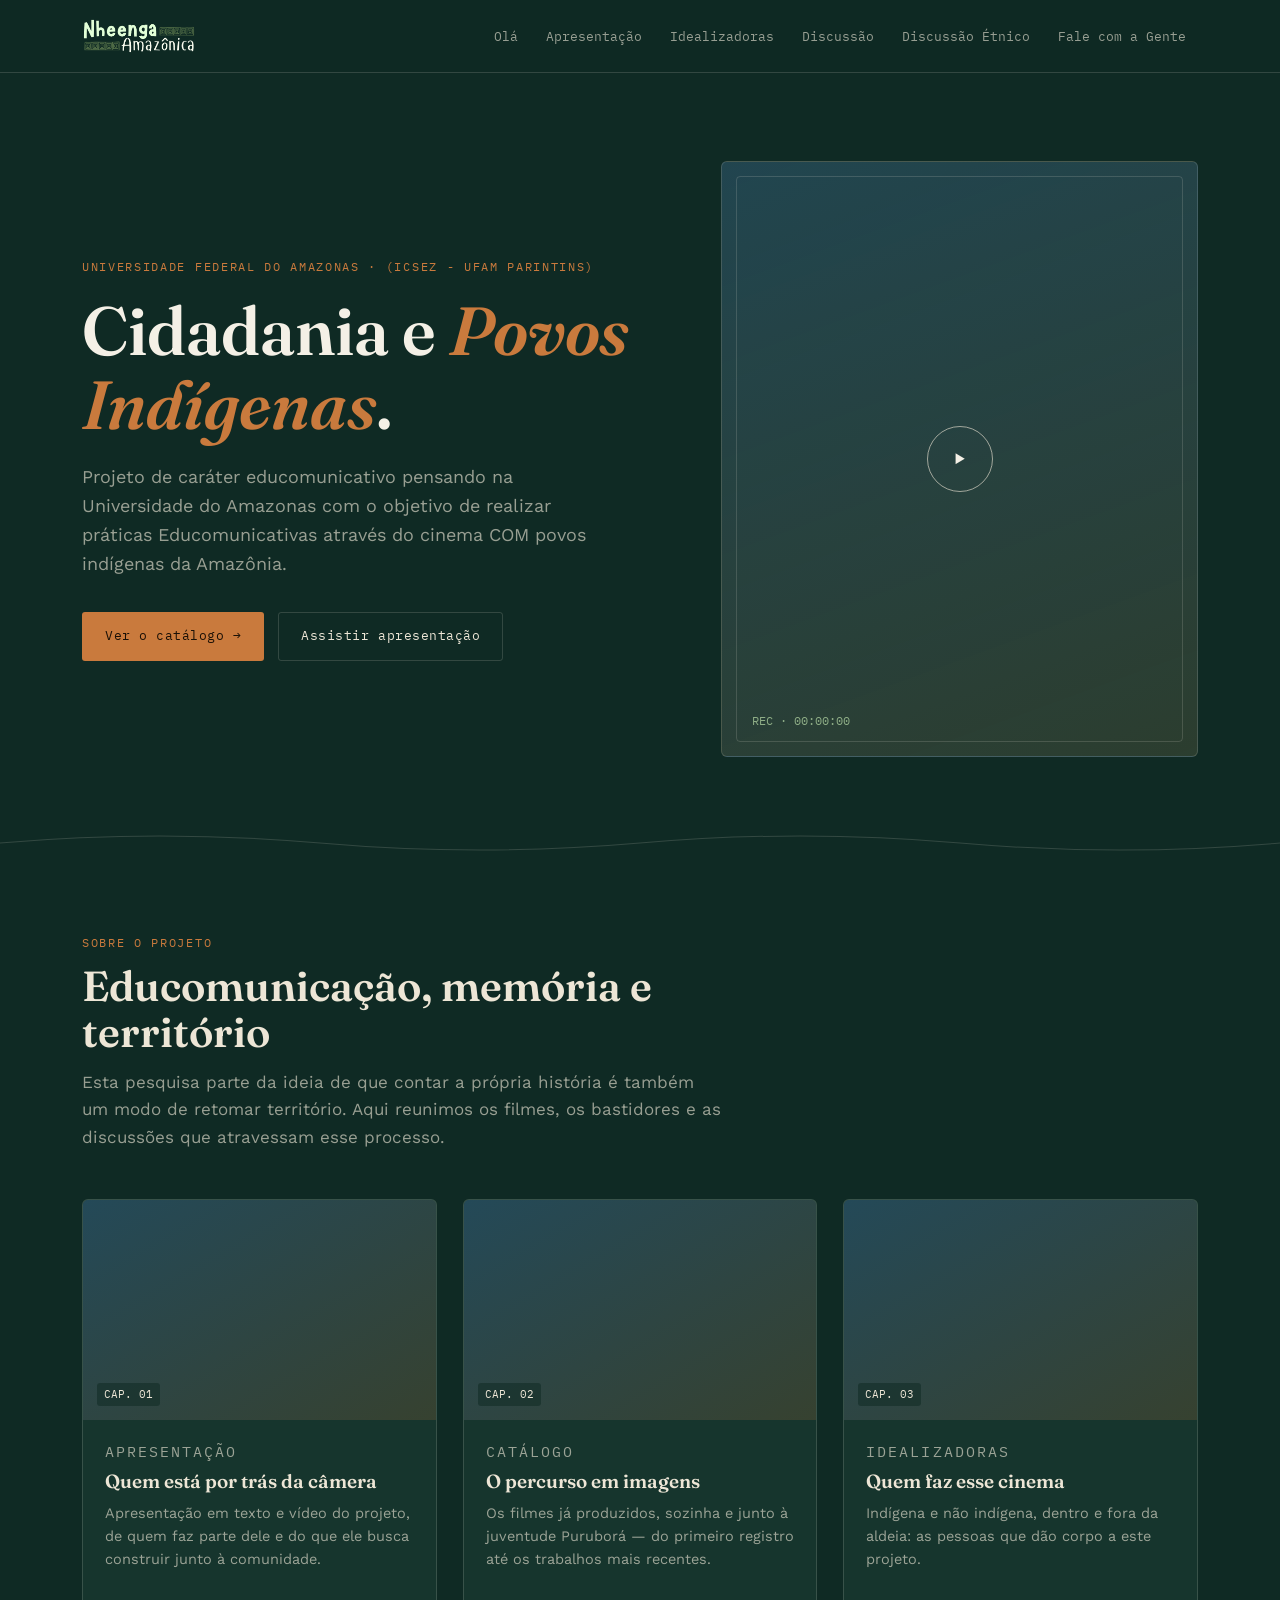
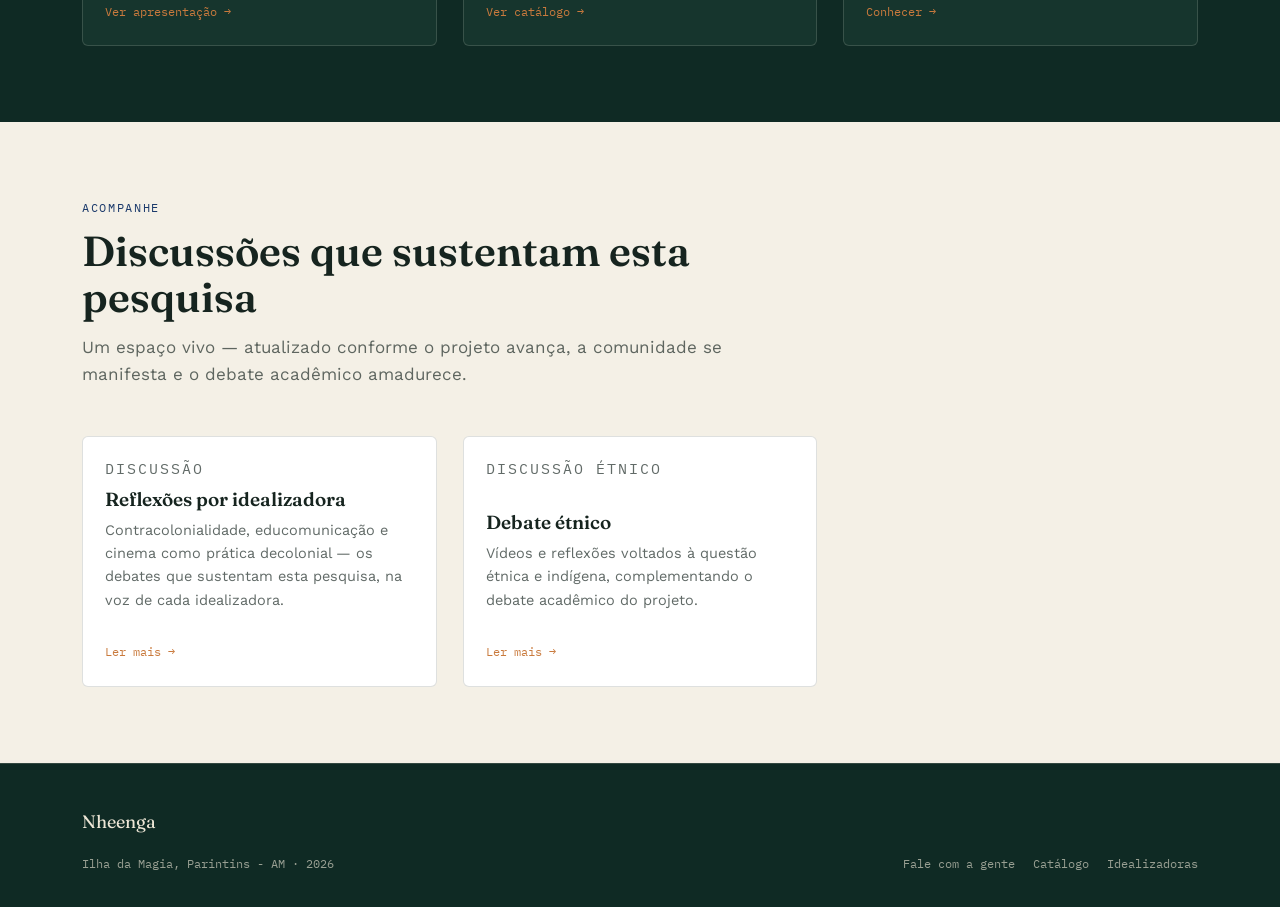
<file: index.html>
<!DOCTYPE html>
<html lang="pt-BR">
<head>
<meta charset="UTF-8">
<meta name="viewport" content="width=device-width, initial-scale=1.0">
<title>Nheenga</title>
<meta name="description" content="Projeto de discussão sobre cidadania e Povos Indígenas.">
<link rel="stylesheet" href="style.css">
</head>
<body>

<header class="site-header">
  <div class="nav-bar">
  <a href="index.html" class="brand"><img src="imagens/nheenga-logo.png" alt="Nheenga Amazônica" style="height:36px; width:auto;"></a>
    <button class="nav-toggle" aria-label="Abrir menu">☰</button>
       <ul class="nav-list">
        <li><a href="index.html class="is-active">Olá</a></li>
        <li><a href="apresentacao.html">Apresentação</a></li>
        <li><a href="idealizadoras.html">Idealizadoras</a></li>
        <li><a href="discussoes.html">Discussão</a></li>
        <li><a href="discussao-etnica.html">Discussão Étnico</a></li>
        <li><a href="contato.html">Fale com a Gente</a></li>
      </ul>
  </div>
</header>

<main>

  <section class="hero section-dark">
    <div class="wrap hero-grid">
      <div>
        <p class="eyebrow hero-eyebrow">Universidade Federal do Amazonas · (ICSEZ - UFAM Parintins)</p>
        <h1>Cidadania e <em>Povos Indígenas</em>.</h1>
        <p class="hero-sub">Projeto de caráter educomunicativo pensando na Universidade do Amazonas com o objetivo de realizar práticas Educomunicativas através do cinema COM povos indígenas da Amazônia.</p>
        <div class="hero-actions">
          <a href="catalogo.html" class="btn btn-primary">Ver o catálogo →</a>
          <a href="apresentacao.html" class="btn btn-ghost">Assistir apresentação</a>
        </div>
      </div>
      <div class="hero-frame">
        <div class="hero-frame-play">▶</div>
        <span class="hero-frame-tc">REC · 00:00:00</span>
      </div>
    </div>
  </section>

  <svg class="river-divider" viewBox="0 0 1200 28" preserveAspectRatio="none" aria-hidden="true">
    <path d="M0 14 Q 150 0, 300 14 T 600 14 T 900 14 T 1200 14" fill="none" stroke-width="1"/>
  </svg>

  <section class="section-dark">
    <div class="wrap">
      <div class="section-head">
        <p class="eyebrow">Sobre o projeto</p>
        <h2>Educomunicação, memória e território</h2>
        <p class="lede">Esta pesquisa parte da ideia de que contar a própria história é também um modo de retomar território. Aqui reunimos os filmes, os bastidores e as discussões que atravessam esse processo.</p>
      </div>
      <div class="grid">
        <div class="card">
          <div class="card-media"><span class="tc">CAP. 01</span></div>
          <div class="card-body">
            <p class="eyebrow">Apresentação</p>
            <h3>Quem está por trás da câmera</h3>
            <p>Apresentação em texto e vídeo do projeto, de quem faz parte dele e do que ele busca construir junto à comunidade.</p>
            <a href="apresentacao.html" class="card-link">Ver apresentação →</a>
          </div>
        </div>
        <div class="card">
          <div class="card-media"><span class="tc">CAP. 02</span></div>
          <div class="card-body">
            <p class="eyebrow">Catálogo</p>
            <h3>O percurso em imagens</h3>
            <p>Os filmes já produzidos, sozinha e junto à juventude Puruborá — do primeiro registro até os trabalhos mais recentes.</p>
            <a href="catalogo.html" class="card-link">Ver catálogo →</a>
          </div>
        </div>
        <div class="card">
          <div class="card-media"><span class="tc">CAP. 03</span></div>
          <div class="card-body">
            <p class="eyebrow">Idealizadoras</p>
            <h3>Quem faz esse cinema</h3>
            <p>Indígena e não indígena, dentro e fora da aldeia: as pessoas que dão corpo a este projeto.</p>
            <a href="idealizadoras.html" class="card-link">Conhecer →</a>
          </div>
        </div>
      </div>
    </div>
  </section>

  <section class="section-paper">
    <div class="wrap">
      <div class="section-head">
        <p class="eyebrow">Acompanhe</p>
        <h2>Discussões que sustentam esta pesquisa</h2>
        <p class="lede">Um espaço vivo — atualizado conforme o projeto avança, a comunidade se manifesta e o debate acadêmico amadurece.</p>
      </div>
      <div class="grid">
        <div class="card">
          <div class="card-body">
            <p class="eyebrow">Discussão</p>
            <h3>Reflexões por idealizadora</h3>
            <p>Contracolonialidade, educomunicação e cinema como prática decolonial — os debates que sustentam esta pesquisa, na voz de cada idealizadora.</p>
            <a href="discussoes.html" class="card-link">Ler mais →</a>
          </div>
        </div>
        <div class="card">
          <div class="card-body">
            <p class="eyebrow">Discussão Étnico</p>
            <h3>Debate étnico</h3>
            <p>Vídeos e reflexões voltados à questão étnica e indígena, complementando o debate acadêmico do projeto.</p>
            <a href="discussao-etnica.html" class="card-link">Ler mais →</a>
          </div>
        </div>
      </div>
    </div>
  </section>

</main>

<footer class="site-footer section-dark">
  <div class="wrap footer-grid">
    <div>
      <p class="footer-brand">Nheenga</p>
      <p class="footer-note">Ilha da Magia, Parintins - AM · 2026</p>
    </div>
    <div class="footer-links">
      <a href="contato.html">Fale com a gente</a>
      <a href="catalogo.html">Catálogo</a>
      <a href="idealizadoras.html">Idealizadoras</a>
    </div>
  </div>
</footer>

<script src="script.js"></script>
</body>
</html>
</file>
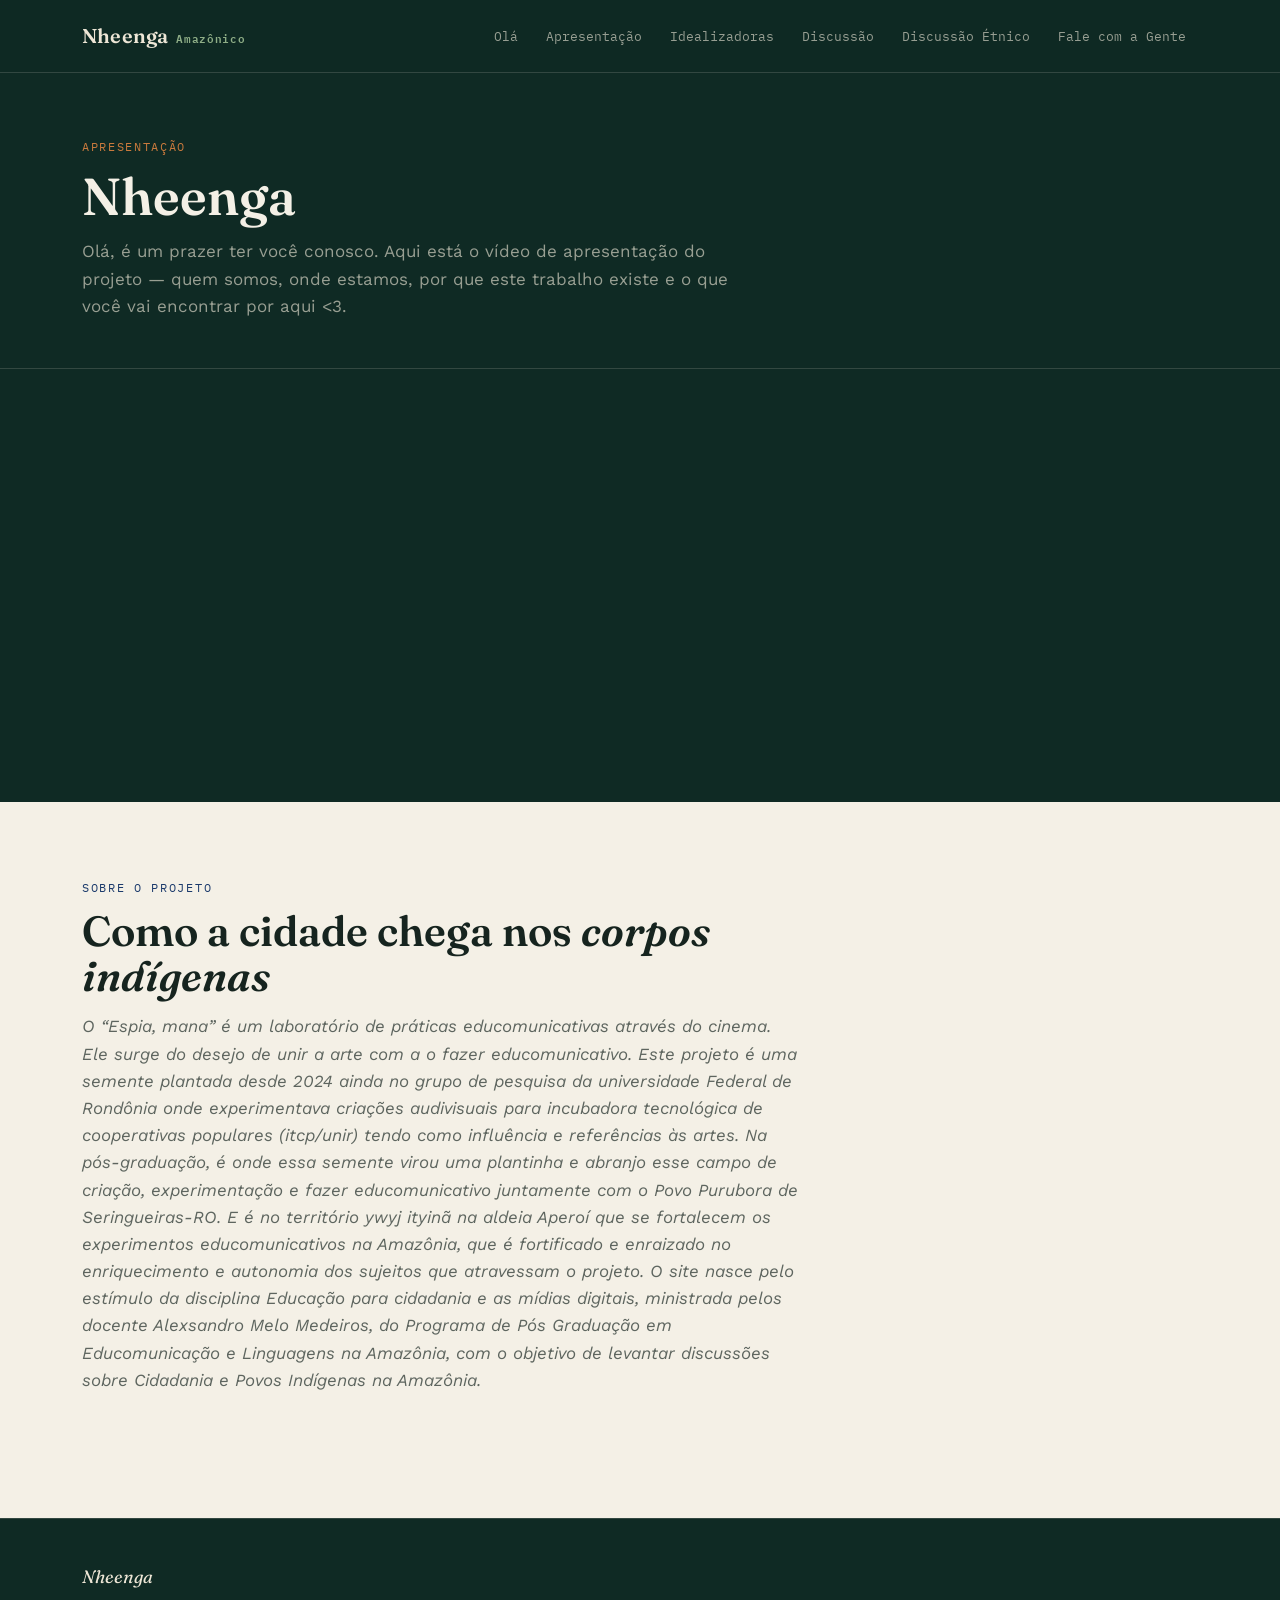
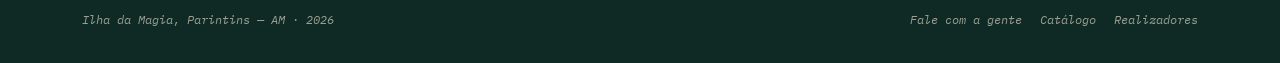
<file: apresentacao.html>
<!DOCTYPE html>
<html lang="pt-BR">
<head>
<meta charset="UTF-8">
<meta name="viewport" content="width=device-width, initial-scale=1.0">
<title>Nheenga Amazônica</title>
<link rel="stylesheet" href="style.css">
</head>
<body>

<header class="site-header">
  <div class="nav-bar">
    <a href="index.html" class="brand"> Nheenga <span class="brand-tc">Amazônico</span></a>
    <button class="nav-toggle" aria-label="Abrir menu">☰</button>
    <ul class="nav-list">
        <li><a href="index.html">Olá</a></li>
        <li><a href="apresentacao.html class="is-active">Apresentação</a></li>
        <li><a href="idealizadoras.html">Idealizadoras</a></li>
        <li><a href="discussoes.html">Discussão</a></li>
        <li><a href="discussao-etnica.html">Discussão Étnico</a></li>
        <li><a href="contato.html">Fale com a Gente</a></li>
</ul>
  </div>
</header>

<main>

  <section class="page-hero section-dark">
    <div class="wrap">
      <p class="eyebrow">Apresentação</p>
      <h1>Nheenga</h1>
      <p class="lede"> Olá, é um prazer ter você conosco. Aqui está o vídeo de apresentação do projeto — quem somos, onde estamos, por que este trabalho existe e o que você vai encontrar por aqui <3.</p>
    </div>
  </section>

  <section class="section-dark">
    <div class="wrap">
     <div style="max-width: 400px; margin: 0 auto 48px;">
  <iframe width="100%" style="aspect-ratio:16/9; border:0; border-radius:6px;"
    src="https://www.youtube.com/embed/ewzFDJ0wRa8" allowfullscreen></iframe>
</div>
    </div>
  </section>

  <section class="section-paper">
    <div class="wrap">
      <div class="section-head" style="max-width: 720px;">
        <p class="eyebrow">Sobre o projeto</p>
        <h2>Como a cidade chega nos <em>corpos<em> indígenas</h2>
        <p class="lede">
         O “Espia, mana” é um laboratório de práticas educomunicativas através do cinema. Ele surge do desejo de unir a arte com a o fazer educomunicativo.
Este projeto é uma semente plantada desde 2024 ainda no grupo de pesquisa da universidade Federal de Rondônia onde experimentava criações audivisuais para incubadora tecnológica de cooperativas populares (itcp/unir) tendo como influência e referências às artes. 
Na pós-graduação, é onde essa semente virou uma plantinha e abranjo esse campo de criação, experimentação e fazer educomunicativo juntamente com o Povo Purubora de Seringueiras-RO.
E é no território ywyj ityinã na aldeia Aperoí que se fortalecem os experimentos educomunicativos na Amazônia, que é fortificado e enraizado no enriquecimento e autonomia dos sujeitos que atravessam o projeto.  
O site nasce pelo estímulo da disciplina Educação para cidadania e as mídias digitais, ministrada pelos docente Alexsandro Melo Medeiros, do Programa de Pós Graduação em Educomunicação e Linguagens na Amazônia, com o objetivo de levantar discussões sobre Cidadania e Povos Indígenas na Amazônia.

        </p>
      </div>
    </div>
  </section>

</main>

<footer class="site-footer section-dark">
  <div class="wrap footer-grid">
    <div>
      <p class="footer-brand">Nheenga</p>
      <p class="footer-note">Ilha da Magia, Parintins — AM · 2026</p>
    </div>
    <div class="footer-links">
      <a href="contato.html">Fale com a gente</a>
      <a href="catalogo.html">Catálogo</a>
      <a href="realizadores.html">Realizadores</a>
    </div>
  </div>
</footer>

<script src="script.js"></script>
</body>
</html>
</file>
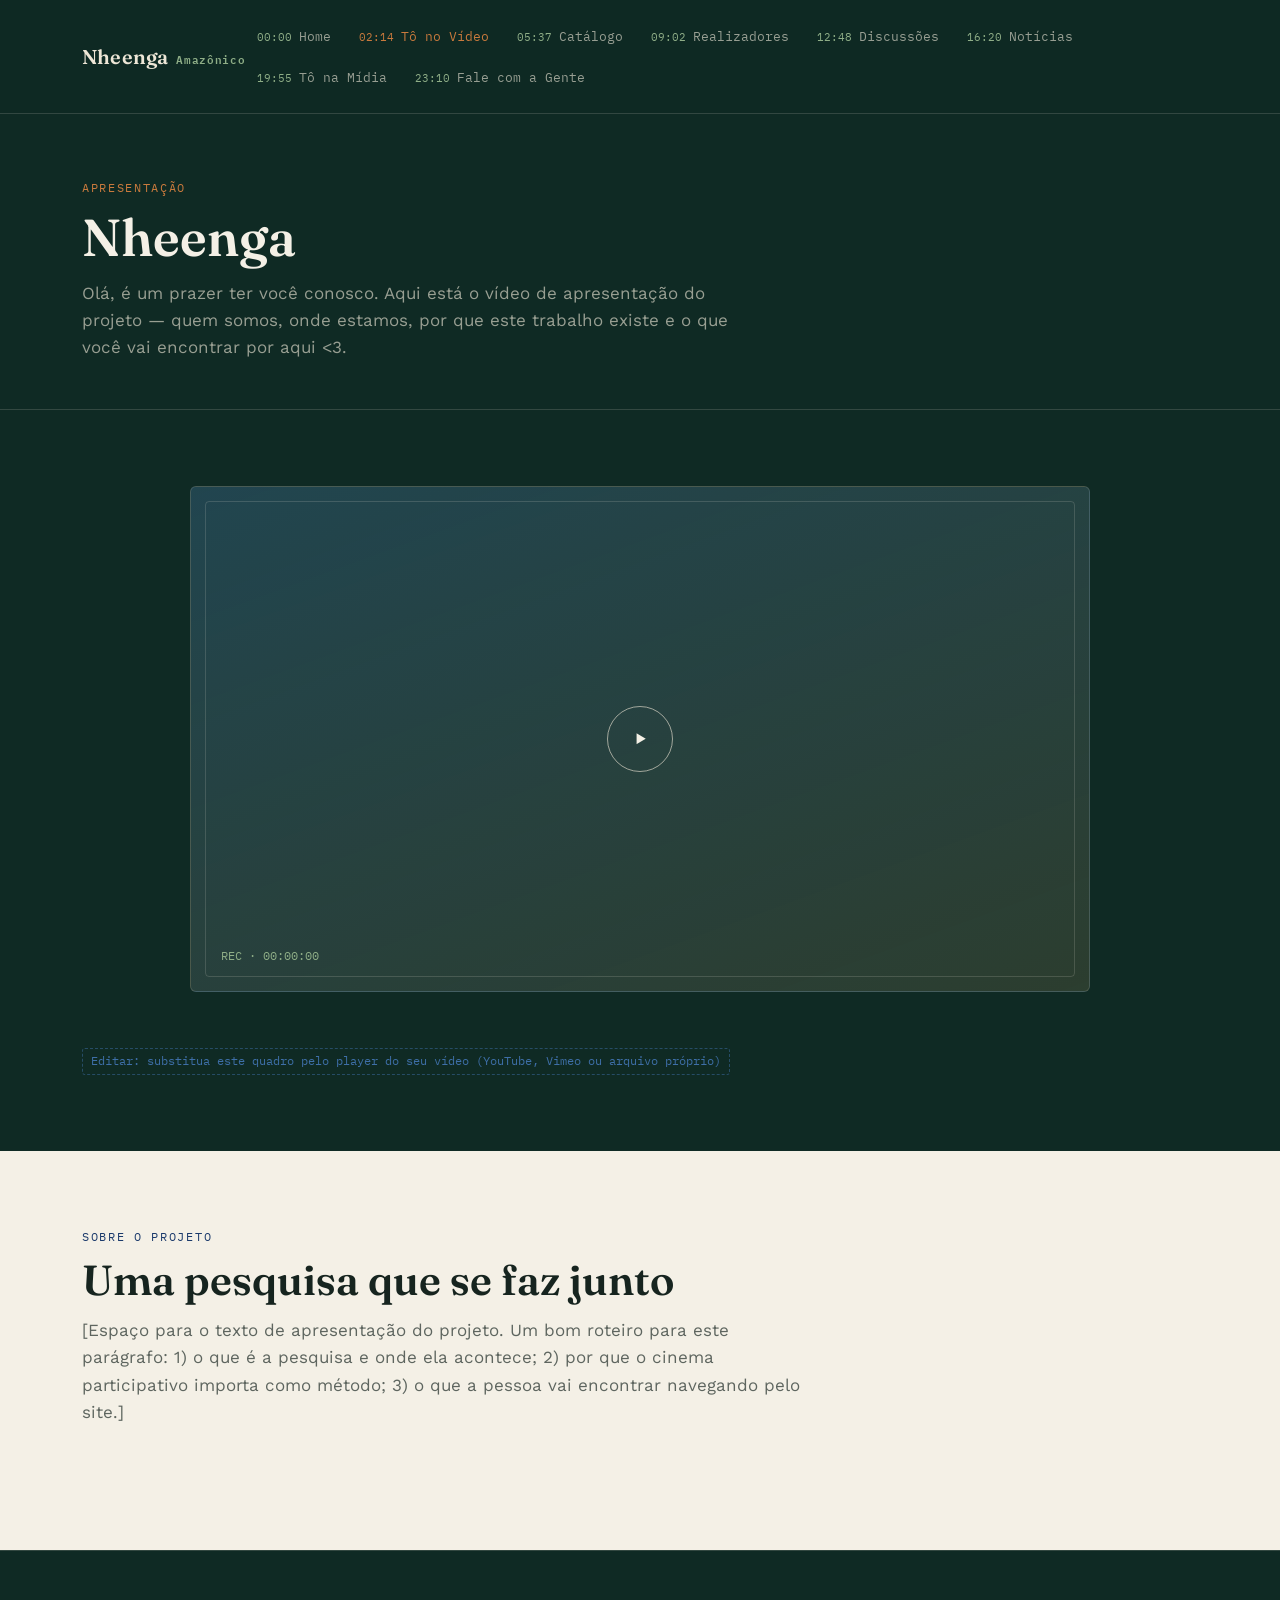
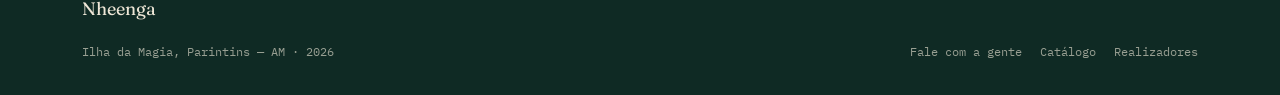
<file: apresentação.html>
<!DOCTYPE html>
<html lang="pt-BR">
<head>
<meta charset="UTF-8">
<meta name="viewport" content="width=device-width, initial-scale=1.0">
<title>Nheenga Amazônica</title>
<link rel="stylesheet" href="style.css">
</head>
<body>

<header class="site-header">
  <div class="nav-bar">
    <a href="index.html" class="brand"> Nheenga <span class="brand-tc">Amazônico</span></a>
    <button class="nav-toggle" aria-label="Abrir menu">☰</button>
    <ul class="nav-list">
      <li><a href="index.html"><span class="tc">00:00</span> Home</a></li>
      <li><a href="no-video.html" class="is-active"><span class="tc">02:14</span> Tô no Vídeo</a></li>
      <li><a href="catalogo.html"><span class="tc">05:37</span> Catálogo</a></li>
      <li><a href="realizadores.html"><span class="tc">09:02</span> Realizadores</a></li>
      <li><a href="discussoes.html"><span class="tc">12:48</span> Discussões</a></li>
      <li><a href="noticias.html"><span class="tc">16:20</span> Notícias</a></li>
      <li><a href="na-midia.html"><span class="tc">19:55</span> Tô na Mídia</a></li>
      <li><a href="contato.html"><span class="tc">23:10</span> Fale com a Gente</a></li>
    </ul>
  </div>
</header>

<main>

  <section class="page-hero section-dark">
    <div class="wrap">
      <p class="eyebrow">Apresentação</p>
      <h1>Nheenga</h1>
      <p class="lede"> Olá, é um prazer ter você conosco. Aqui está o vídeo de apresentação do projeto — quem somos, onde estamos, por que este trabalho existe e o que você vai encontrar por aqui <3.</p>
    </div>
  </section>

  <section class="section-dark">
    <div class="wrap">
      <div class="hero-frame" style="aspect-ratio: 16/9; max-width: 900px; margin: 0 auto 48px;">
        <div class="hero-frame-play">▶</div>
        <span class="hero-frame-tc">REC · 00:00:00</span>
      </div>
      <div class="editnote">Editar: substitua este quadro pelo player do seu vídeo (YouTube, Vimeo ou arquivo próprio)</div>
    </div>
  </section>

  <section class="section-paper">
    <div class="wrap">
      <div class="section-head" style="max-width: 720px;">
        <p class="eyebrow">Sobre o projeto</p>
        <h2>Uma pesquisa que se faz junto</h2>
        <p class="lede">
          [Espaço para o texto de apresentação do projeto. Um bom roteiro para este parágrafo: 1) o que é a pesquisa e onde ela acontece; 2) por que o cinema participativo importa como método; 3) o que a pessoa vai encontrar navegando pelo site.]
        </p>
      </div>
    </div>
  </section>

</main>

<footer class="site-footer section-dark">
  <div class="wrap footer-grid">
    <div>
      <p class="footer-brand">Nheenga</p>
      <p class="footer-note">Ilha da Magia, Parintins — AM · 2026</p>
    </div>
    <div class="footer-links">
      <a href="contato.html">Fale com a gente</a>
      <a href="catalogo.html">Catálogo</a>
      <a href="realizadores.html">Realizadores</a>
    </div>
  </div>
</footer>

<script src="script.js"></script>
</body>
</html>
</file>
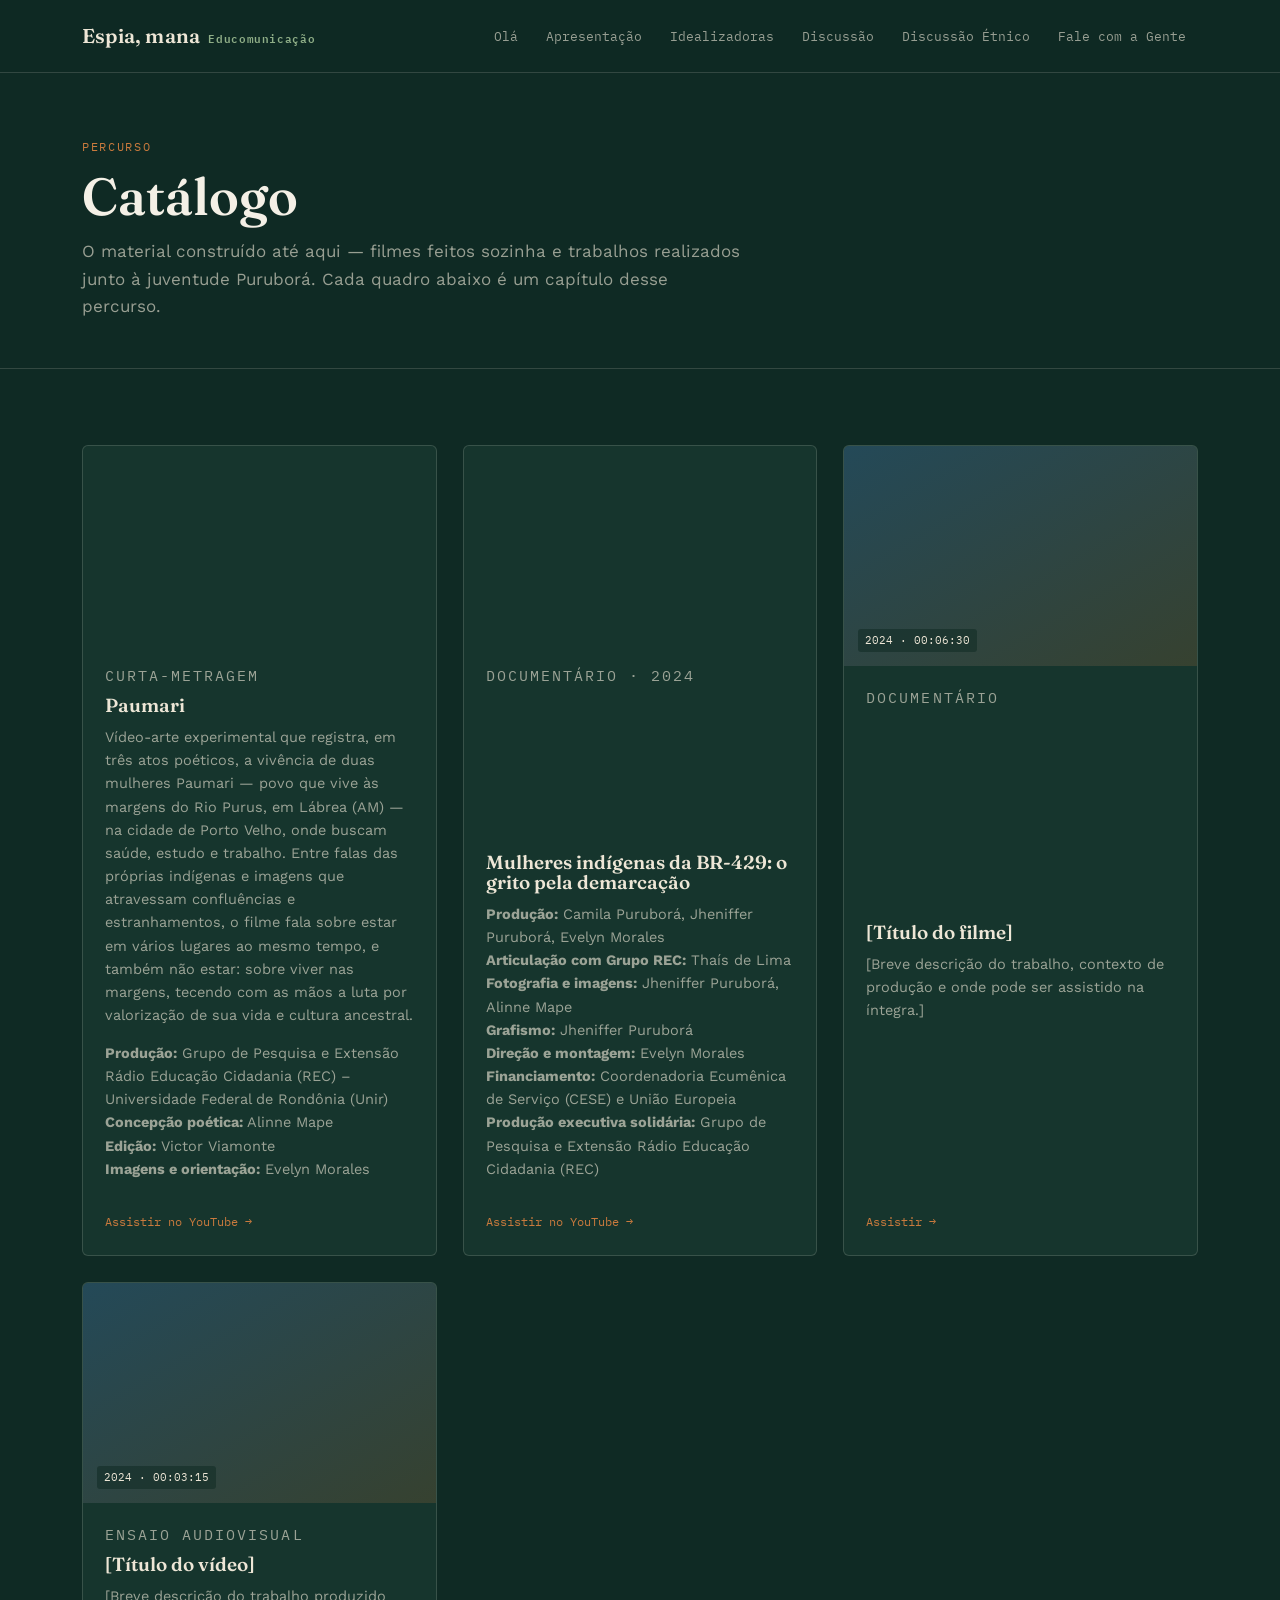
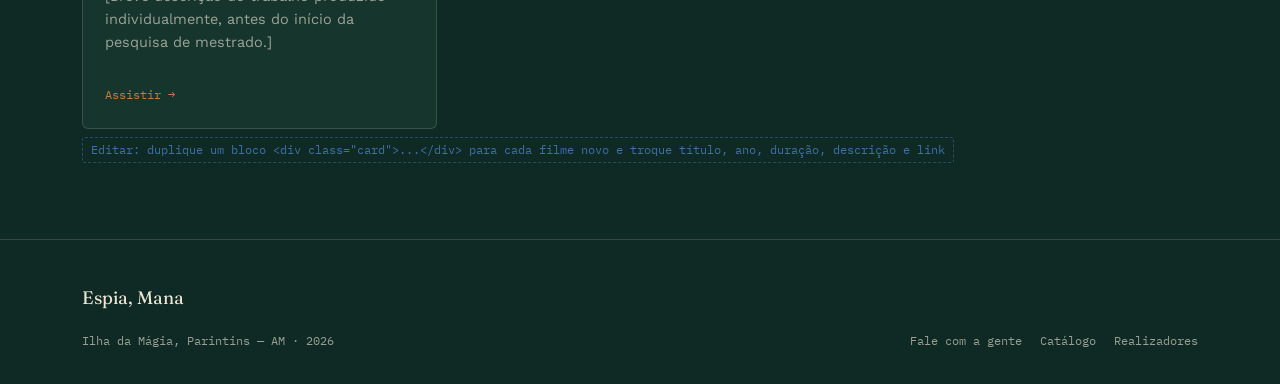
<file: catalogo.html>
<!DOCTYPE html>
<html lang="pt-BR">
<head>
<meta charset="UTF-8">
<meta name="viewport" content="width=device-width, initial-scale=1.0">
<title>Catálogo — espia, mana</title>
<link rel="stylesheet" href="style.css">
</head>
<body>

<header class="site-header">
  <div class="nav-bar">
    <a href="index.html" class="brand"> Espia, mana <span class="brand-tc">Educomunicação</span></a>
    <button class="nav-toggle" aria-label="Abrir menu">☰</button>
     <ul class="nav-list">
        <li><a href="index.html">Olá</a></li>
        <li><a href="apresentacao.html">Apresentação</a></li>
        <li><a href="idealizadoras.html">Idealizadoras</a></li>
        <li><a href="discussoes.html">Discussão</a></li>
        <li><a href="discussao-etnica.html">Discussão Étnico</a></li>
        <li><a href="contato.html">Fale com a Gente</a></li>
</ul>
  </div>
</header>

<main>

  <section class="page-hero section-dark">
    <div class="wrap">
      <p class="eyebrow">Percurso</p>
      <h1>Catálogo</h1>
      <p class="lede">O material construído até aqui — filmes feitos sozinha e trabalhos realizados junto à juventude Puruborá. Cada quadro abaixo é um capítulo desse percurso.</p>
    </div>
  </section>

  <section class="section-dark">
    <div class="wrap">
      <div class="grid">

        <div class="card">
          <div class="card-media" style="padding:0; background:none; aspect-ratio:16/9;">
            <iframe src="https://www.youtube.com/embed/qEP76x5e1_E" title="Paumari" style="width:100%; height:100%; border:0;" allowfullscreen></iframe>
          </div>
          <div class="card-body">
            <p class="eyebrow">Curta-metragem</p>
            <h3>Paumari</h3>
            <p>Vídeo-arte experimental que registra, em três atos poéticos, a vivência de duas mulheres Paumari — povo que vive às margens do Rio Purus, em Lábrea (AM) — na cidade de Porto Velho, onde buscam saúde, estudo e trabalho. Entre falas das próprias indígenas e imagens que atravessam confluências e estranhamentos, o filme fala sobre estar em vários lugares ao mesmo tempo, e também não estar: sobre viver nas margens, tecendo com as mãos a luta por valorização de sua vida e cultura ancestral.</p>
            <p>
              <strong>Produção:</strong> Grupo de Pesquisa e Extensão Rádio Educação Cidadania (REC) – Universidade Federal de Rondônia (Unir)<br>
              <strong>Concepção poética:</strong> Alinne Mape<br>
              <strong>Edição:</strong> Victor Viamonte<br>
              <strong>Imagens e orientação:</strong> Evelyn Morales
            </p>
            <a href="https://www.youtube.com/watch?v=qEP76x5e1_E" target="_blank" class="card-link">Assistir no YouTube →</a>
          </div>
        </div>

        <div class="card">
          <div class="card-media" style="padding:0; background:none; aspect-ratio:16/9;">
            <iframe src="https://www.youtube.com/embed/H7guAc8Ldcc" title="Mulheres indígenas da BR-429: o grito pela demarcação" style="width:100%; height:100%; border:0;" allowfullscreen></iframe>
          </div>
          <div class="card-body">
            <p class="eyebrow">Documentário · 2024</p>
            <h3>Mulheres indígenas da BR-429: o grito pela demarcação</h3>
            <p>
              <strong>Produção:</strong> Camila Puruborá, Jheniffer Puruborá, Evelyn Morales<br>
              <strong>Articulação com Grupo REC:</strong> Thaís de Lima<br>
              <strong>Fotografia e imagens:</strong> Jheniffer Puruborá, Alinne Mape<br>
              <strong>Grafismo:</strong> Jheniffer Puruborá<br>
              <strong>Direção e montagem:</strong> Evelyn Morales<br>
              <strong>Financiamento:</strong> Coordenadoria Ecumênica de Serviço (CESE) e União Europeia<br>
              <strong>Produção executiva solidária:</strong> Grupo de Pesquisa e Extensão Rádio Educação Cidadania (REC)
            </p>
            <a href="https://www.youtube.com/watch?v=H7guAc8Ldcc&list=PLOZfFtsVUJ-t2_4ZQhMsS81yRFB7fnl5V&index=13" target="_blank" class="card-link">Assistir no YouTube →</a>
          </div>
        </div>

        <div class="card">
          <div class="card-media"><span class="tc">2024 · 00:06:30</span></div>
          <div class="card-body">
            <p class="eyebrow">Documentário</p>
            <h3>[Título do filme]</h3>
            <p>[Breve descrição do trabalho, contexto de produção e onde pode ser assistido na íntegra.]</p>
            <a href="#" class="card-link">Assistir →</a>
          </div>
        </div>

        <div class="card">
          <div class="card-media"><span class="tc">2024 · 00:03:15</span></div>
          <div class="card-body">
            <p class="eyebrow">Ensaio audiovisual</p>
            <h3>[Título do vídeo]</h3>
            <p>[Breve descrição do trabalho produzido individualmente, antes do início da pesquisa de mestrado.]</p>
            <a href="#" class="card-link">Assistir →</a>
          </div>
        </div>

      </div>
      <div class="editnote">Editar: duplique um bloco &lt;div class="card"&gt;...&lt;/div&gt; para cada filme novo e troque título, ano, duração, descrição e link</div>
    </div>
  </section>

</main>

<footer class="site-footer section-dark">
  <div class="wrap footer-grid">
    <div>
      <p class="footer-brand">Espia, Mana</p>
      <p class="footer-note">Ilha da Mágia, Parintins — AM · 2026</p>
    </div>
    <div class="footer-links">
      <a href="contato.html">Fale com a gente</a>
      <a href="catalogo.html">Catálogo</a>
      <a href="realizadores.html">Realizadores</a>
    </div>
  </div>
</footer>

<script src="script.js"></script>
</body>
</html>
</file>
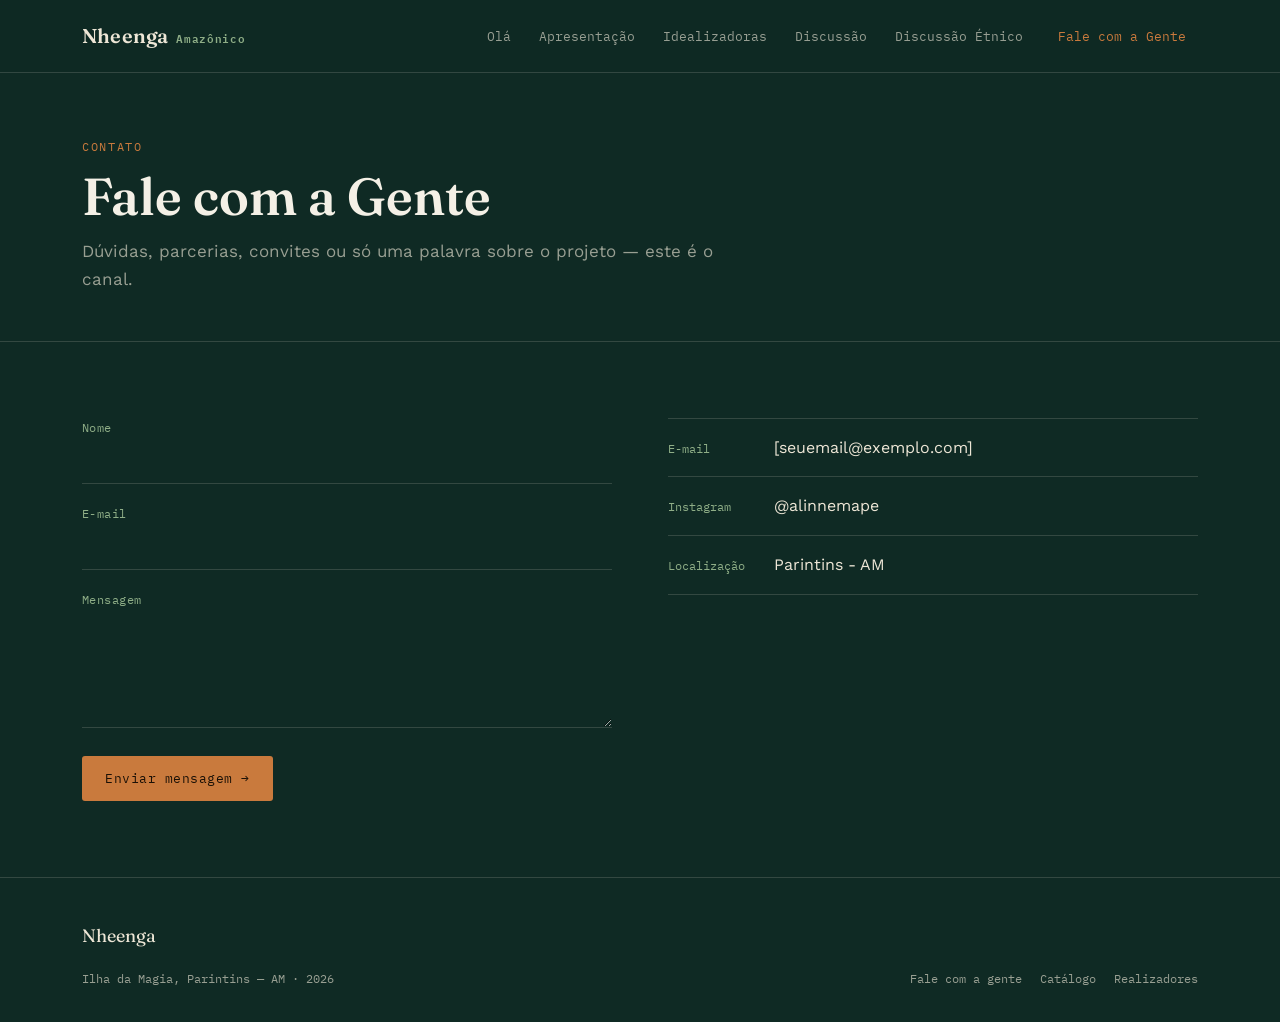
<file: contato.html>
<!DOCTYPE html>
<html lang="pt-BR">
<head>
<meta charset="UTF-8">
<meta name="viewport" content="width=device-width, initial-scale=1.0">
<title>Fale com a Gente — Nheenga</title>
<link rel="stylesheet" href="style.css">
</head>
<body>

<header class="site-header">
  <div class="nav-bar">
    <a href="index.html" class="brand">Nheenga <span class="brand-tc">Amazônico</span></a>
    <button class="nav-toggle" aria-label="Abrir menu">☰</button>
      <ul class="nav-list">
        <li><a href="index.html">Olá</a></li>
        <li><a href="apresentacao.html">Apresentação</a></li>
        <li><a href="idealizadoras.html">Idealizadoras</a></li>
        <li><a href="discussao.html">Discussão</a></li>
        <li><a href="discussao-etnica.html">Discussão Étnico</a></li>
        <li><a href="contato.html" class="is-active"><span class="tc"></span> Fale com a Gente</a></li>
      </ul>
  </div>
</header>

<main>

  <section class="page-hero section-dark">
    <div class="wrap">
      <p class="eyebrow">Contato</p>
      <h1>Fale com a Gente</h1>
      <p class="lede">Dúvidas, parcerias, convites ou só uma palavra sobre o projeto — este é o canal.</p>
    </div>
  </section>

  <section class="section-dark">
    <div class="wrap form-grid">

      <form>
        <div class="field">
          <label for="nome">Nome</label>
          <input type="text" id="nome" name="nome">
        </div>
        <div class="field">
          <label for="email">E-mail</label>
          <input type="email" id="email" name="email">
        </div>
        <div class="field">
          <label for="mensagem">Mensagem</label>
          <textarea id="mensagem" name="mensagem" rows="5"></textarea>
        </div>
        <button type="submit" class="btn btn-primary">Enviar mensagem →</button>
      </form>

      <div>
        <ul class="contact-list">
          <li><span class="tc">E-mail</span> <span>[seuemail@exemplo.com]</span></li>
         <li><span class="tc">Instagram</span> <a href="https://www.instagram.com/alinnemape" target="_blank">@alinnemape</a></li>
          <li><span class="tc">Localização</span> <span>Parintins - AM</span></li>
        </ul>
      </div>

    </div>
  </section>

</main>

<footer class="site-footer section-dark">
  <div class="wrap footer-grid">
    <div>
      <p class="footer-brand">Nheenga</p>
      <p class="footer-note">Ilha da Magia, Parintins — AM · 2026</p>
    </div>
    <div class="footer-links">
      <a href="contato.html">Fale com a gente</a>
      <a href="catalogo.html">Catálogo</a>
      <a href="realizadores.html">Realizadores</a>
    </div>
  </div>
</footer>

<script src="script.js"></script>
</body>
</html>
</file>
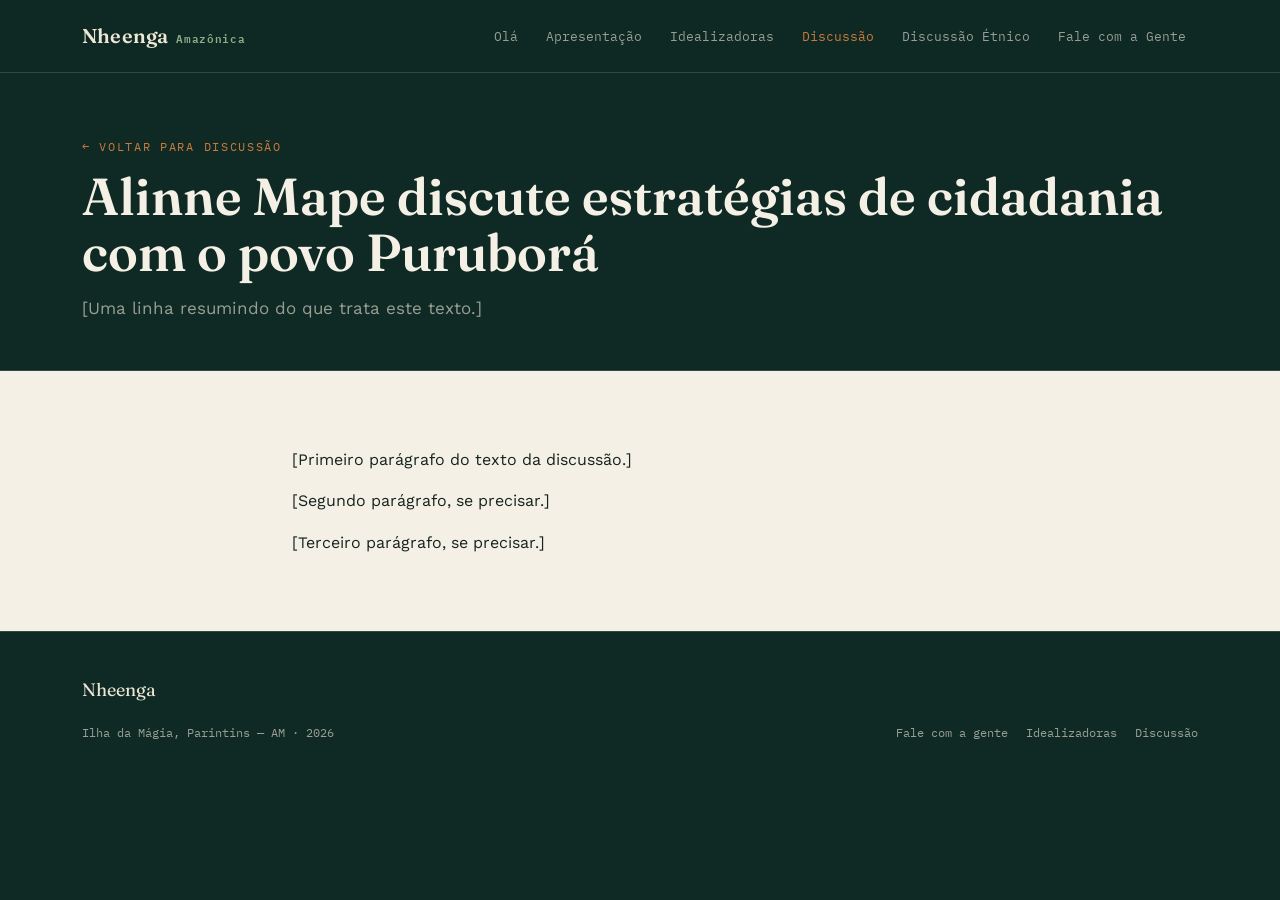
<file: discussao-1.html>
<!DOCTYPE html>
<html lang="pt-BR">
<head>
<meta charset="UTF-8">
<meta name="viewport" content="width=device-width, initial-scale=1.0">
<title>Alinne Mape discute estratégias de cidadania com o povo Puruborá — Nheenga</title>
<link rel="stylesheet" href="style.css">
</head>
<body>

<header class="site-header">
  <div class="nav-bar">
    <a href="index.html" class="brand">Nheenga<span class="brand-tc">Amazônica</span></a>
    <button class="nav-toggle" aria-label="Abrir menu">☰</button>
    <ul class="nav-list">
      <li><a href="index.html">Olá</a></li>
      <li><a href="apresentacao.html">Apresentação</a></li>
      <li><a href="idealizadoras.html">Idealizadoras</a></li>
      <li><a href="discussoes.html" class="is-active">Discussão</a></li>
      <li><a href="discussao-etnica.html">Discussão Étnico</a></li>
      <li><a href="contato.html">Fale com a Gente</a></li>
    </ul>
  </div>
</header>

<main>

  <section class="page-hero section-dark">
    <div class="wrap">
      <p class="eyebrow"><a href="discussoes.html" style="color:inherit;">← Voltar para Discussão</a></p>
      <h1>Alinne Mape discute estratégias de cidadania com o povo Puruborá</h1>
      <p class="lede">[Uma linha resumindo do que trata este texto.]</p>
    </div>
  </section>

  <section class="section-paper">
    <div class="wrap" style="max-width: 760px;">
      <p>[Primeiro parágrafo do texto da discussão.]</p>
      <p>[Segundo parágrafo, se precisar.]</p>
      <p>[Terceiro parágrafo, se precisar.]</p>
    </div>
  </section>

</main>

<footer class="site-footer section-dark">
  <div class="wrap footer-grid">
    <div>
      <p class="footer-brand">Nheenga</p>
      <p class="footer-note">Ilha da Mágia, Parintins — AM · 2026</p>
    </div>
    <div class="footer-links">
      <a href="contato.html">Fale com a gente</a>
      <a href="idealizadoras.html">Idealizadoras</a>
      <a href="discussoes.html">Discussão</a>
    </div>
  </div>
</footer>

<script src="script.js"></script>
</body>
</html>
</file>
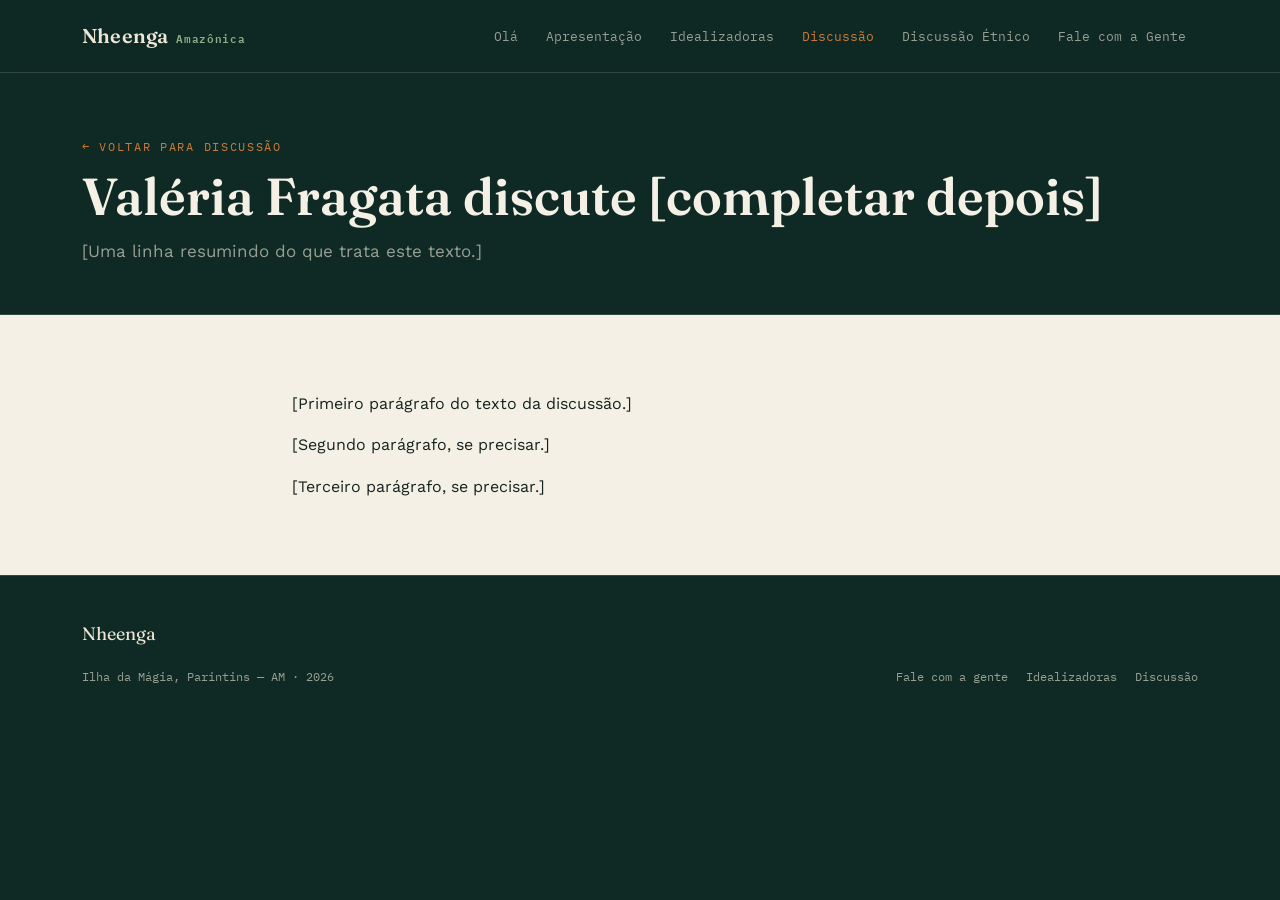
<file: discussao-2.html>
<!DOCTYPE html>
<html lang="pt-BR">
<head>
<meta charset="UTF-8">
<meta name="viewport" content="width=device-width, initial-scale=1.0">
<title>[completar depois] — Nheenga</title>
<link rel="stylesheet" href="style.css">
</head>
<body>

<header class="site-header">
  <div class="nav-bar">
    <a href="index.html" class="brand">Nheenga<span class="brand-tc">Amazônica</span></a>
    <button class="nav-toggle" aria-label="Abrir menu">☰</button>
    <ul class="nav-list">
      <li><a href="index.html">Olá</a></li>
      <li><a href="apresentacao.html">Apresentação</a></li>
      <li><a href="idealizadoras.html">Idealizadoras</a></li>
      <li><a href="discussoes.html" class="is-active">Discussão</a></li>
      <li><a href="discussao-etnica.html">Discussão Étnico</a></li>
      <li><a href="contato.html">Fale com a Gente</a></li>
    </ul>
  </div>
</header>

<main>

  <section class="page-hero section-dark">
    <div class="wrap">
      <p class="eyebrow"><a href="discussoes.html" style="color:inherit;">← Voltar para Discussão</a></p>
      <h1>Valéria Fragata discute [completar depois]</h1>
      <p class="lede">[Uma linha resumindo do que trata este texto.]</p>
    </div>
  </section>

  <section class="section-paper">
    <div class="wrap" style="max-width: 760px;">
      <p>[Primeiro parágrafo do texto da discussão.]</p>
      <p>[Segundo parágrafo, se precisar.]</p>
      <p>[Terceiro parágrafo, se precisar.]</p>
    </div>
  </section>

</main>

<footer class="site-footer section-dark">
  <div class="wrap footer-grid">
    <div>
      <p class="footer-brand">Nheenga</p>
      <p class="footer-note">Ilha da Mágia, Parintins — AM · 2026</p>
    </div>
    <div class="footer-links">
      <a href="contato.html">Fale com a gente</a>
      <a href="idealizadoras.html">Idealizadoras</a>
      <a href="discussoes.html">Discussão</a>
    </div>
  </div>
</footer>

<script src="script.js"></script>
</body>
</html>
</file>
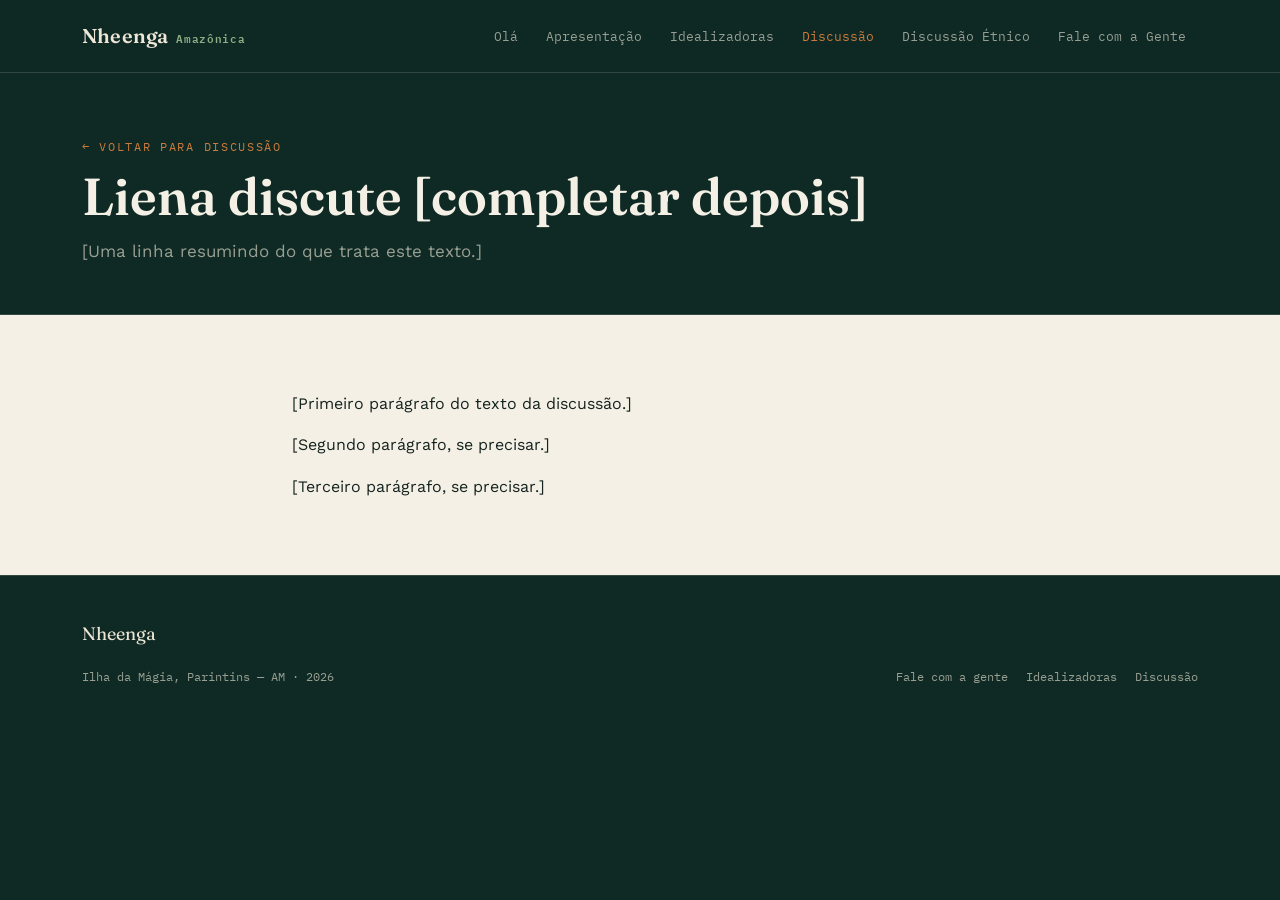
<file: discussao-3.html>
<!DOCTYPE html>
<html lang="pt-BR">
<head>
<meta charset="UTF-8">
<meta name="viewport" content="width=device-width, initial-scale=1.0">
<title>[completar depois] — Nheenga</title>
<link rel="stylesheet" href="style.css">
</head>
<body>

<header class="site-header">
  <div class="nav-bar">
    <a href="index.html" class="brand">Nheenga<span class="brand-tc">Amazônica</span></a>
    <button class="nav-toggle" aria-label="Abrir menu">☰</button>
    <ul class="nav-list">
      <li><a href="index.html">Olá</a></li>
      <li><a href="apresentacao.html">Apresentação</a></li>
      <li><a href="idealizadoras.html">Idealizadoras</a></li>
      <li><a href="discussoes.html" class="is-active">Discussão</a></li>
      <li><a href="discussao-etnica.html">Discussão Étnico</a></li>
      <li><a href="contato.html">Fale com a Gente</a></li>
    </ul>
  </div>
</header>

<main>

  <section class="page-hero section-dark">
    <div class="wrap">
      <p class="eyebrow"><a href="discussoes.html" style="color:inherit;">← Voltar para Discussão</a></p>
      <h1>Liena discute [completar depois]</h1>
      <p class="lede">[Uma linha resumindo do que trata este texto.]</p>
    </div>
  </section>

  <section class="section-paper">
    <div class="wrap" style="max-width: 760px;">
      <p>[Primeiro parágrafo do texto da discussão.]</p>
      <p>[Segundo parágrafo, se precisar.]</p>
      <p>[Terceiro parágrafo, se precisar.]</p>
    </div>
  </section>

</main>

<footer class="site-footer section-dark">
  <div class="wrap footer-grid">
    <div>
      <p class="footer-brand">Nheenga</p>
      <p class="footer-note">Ilha da Mágia, Parintins — AM · 2026</p>
    </div>
    <div class="footer-links">
      <a href="contato.html">Fale com a gente</a>
      <a href="idealizadoras.html">Idealizadoras</a>
      <a href="discussoes.html">Discussão</a>
    </div>
  </div>
</footer>

<script src="script.js"></script>
</body>
</html>
</file>
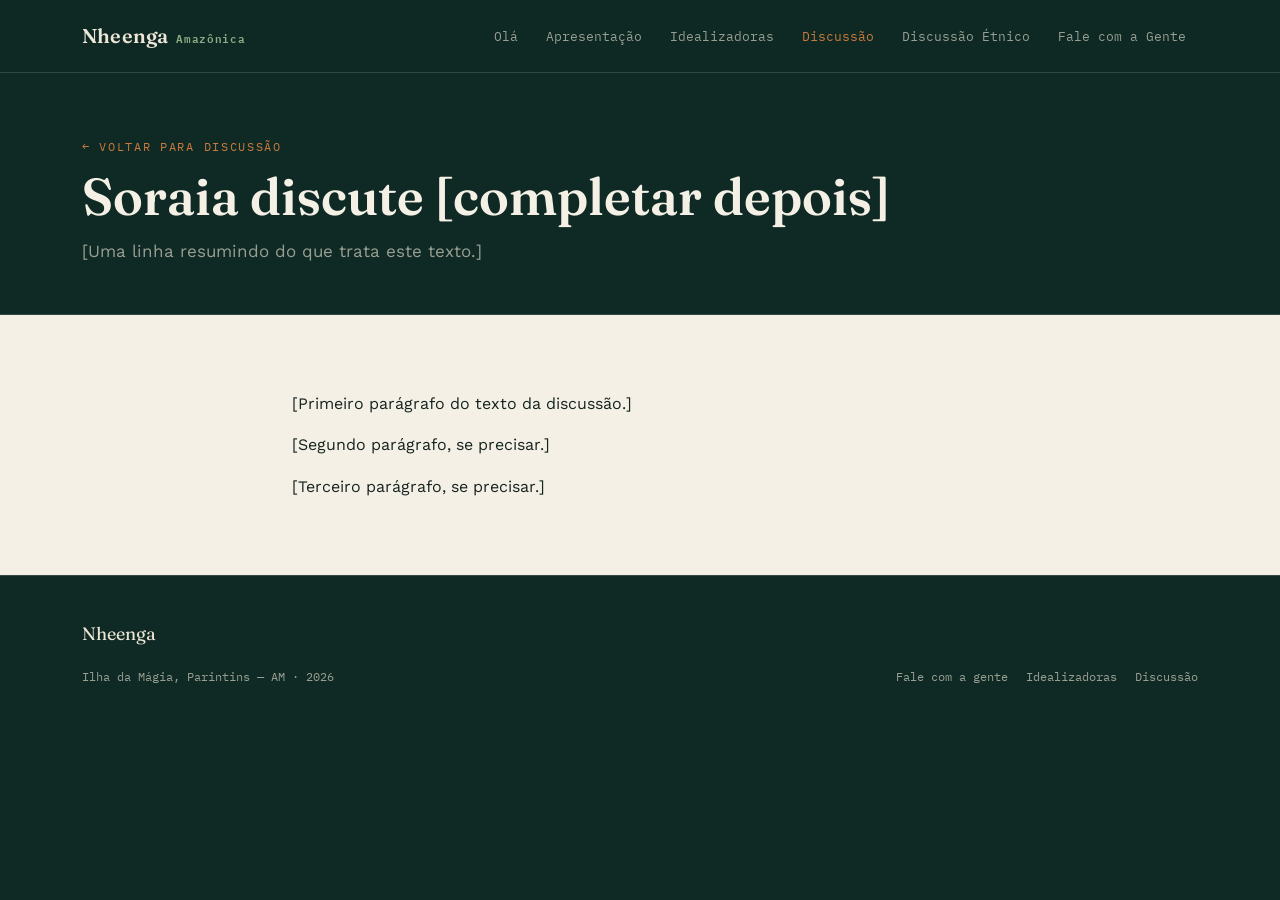
<file: discussao-4.html>
<!DOCTYPE html>
<html lang="pt-BR">
<head>
<meta charset="UTF-8">
<meta name="viewport" content="width=device-width, initial-scale=1.0">
<title>[completar depois] — Nheenga</title>
<link rel="stylesheet" href="style.css">
</head>
<body>

<header class="site-header">
  <div class="nav-bar">
    <a href="index.html" class="brand">Nheenga<span class="brand-tc">Amazônica</span></a>
    <button class="nav-toggle" aria-label="Abrir menu">☰</button>
    <ul class="nav-list">
      <li><a href="index.html">Olá</a></li>
      <li><a href="apresentacao.html">Apresentação</a></li>
      <li><a href="idealizadoras.html">Idealizadoras</a></li>
      <li><a href="discussoes.html" class="is-active">Discussão</a></li>
      <li><a href="discussao-etnica.html">Discussão Étnico</a></li>
      <li><a href="contato.html">Fale com a Gente</a></li>
    </ul>
  </div>
</header>

<main>

  <section class="page-hero section-dark">
    <div class="wrap">
      <p class="eyebrow"><a href="discussoes.html" style="color:inherit;">← Voltar para Discussão</a></p>
      <h1>Soraia discute [completar depois]</h1>
      <p class="lede">[Uma linha resumindo do que trata este texto.]</p>
    </div>
  </section>

  <section class="section-paper">
    <div class="wrap" style="max-width: 760px;">
      <p>[Primeiro parágrafo do texto da discussão.]</p>
      <p>[Segundo parágrafo, se precisar.]</p>
      <p>[Terceiro parágrafo, se precisar.]</p>
    </div>
  </section>

</main>

<footer class="site-footer section-dark">
  <div class="wrap footer-grid">
    <div>
      <p class="footer-brand">Nheenga</p>
      <p class="footer-note">Ilha da Mágia, Parintins — AM · 2026</p>
    </div>
    <div class="footer-links">
      <a href="contato.html">Fale com a gente</a>
      <a href="idealizadoras.html">Idealizadoras</a>
      <a href="discussoes.html">Discussão</a>
    </div>
  </div>
</footer>

<script src="script.js"></script>
</body>
</html>
</file>
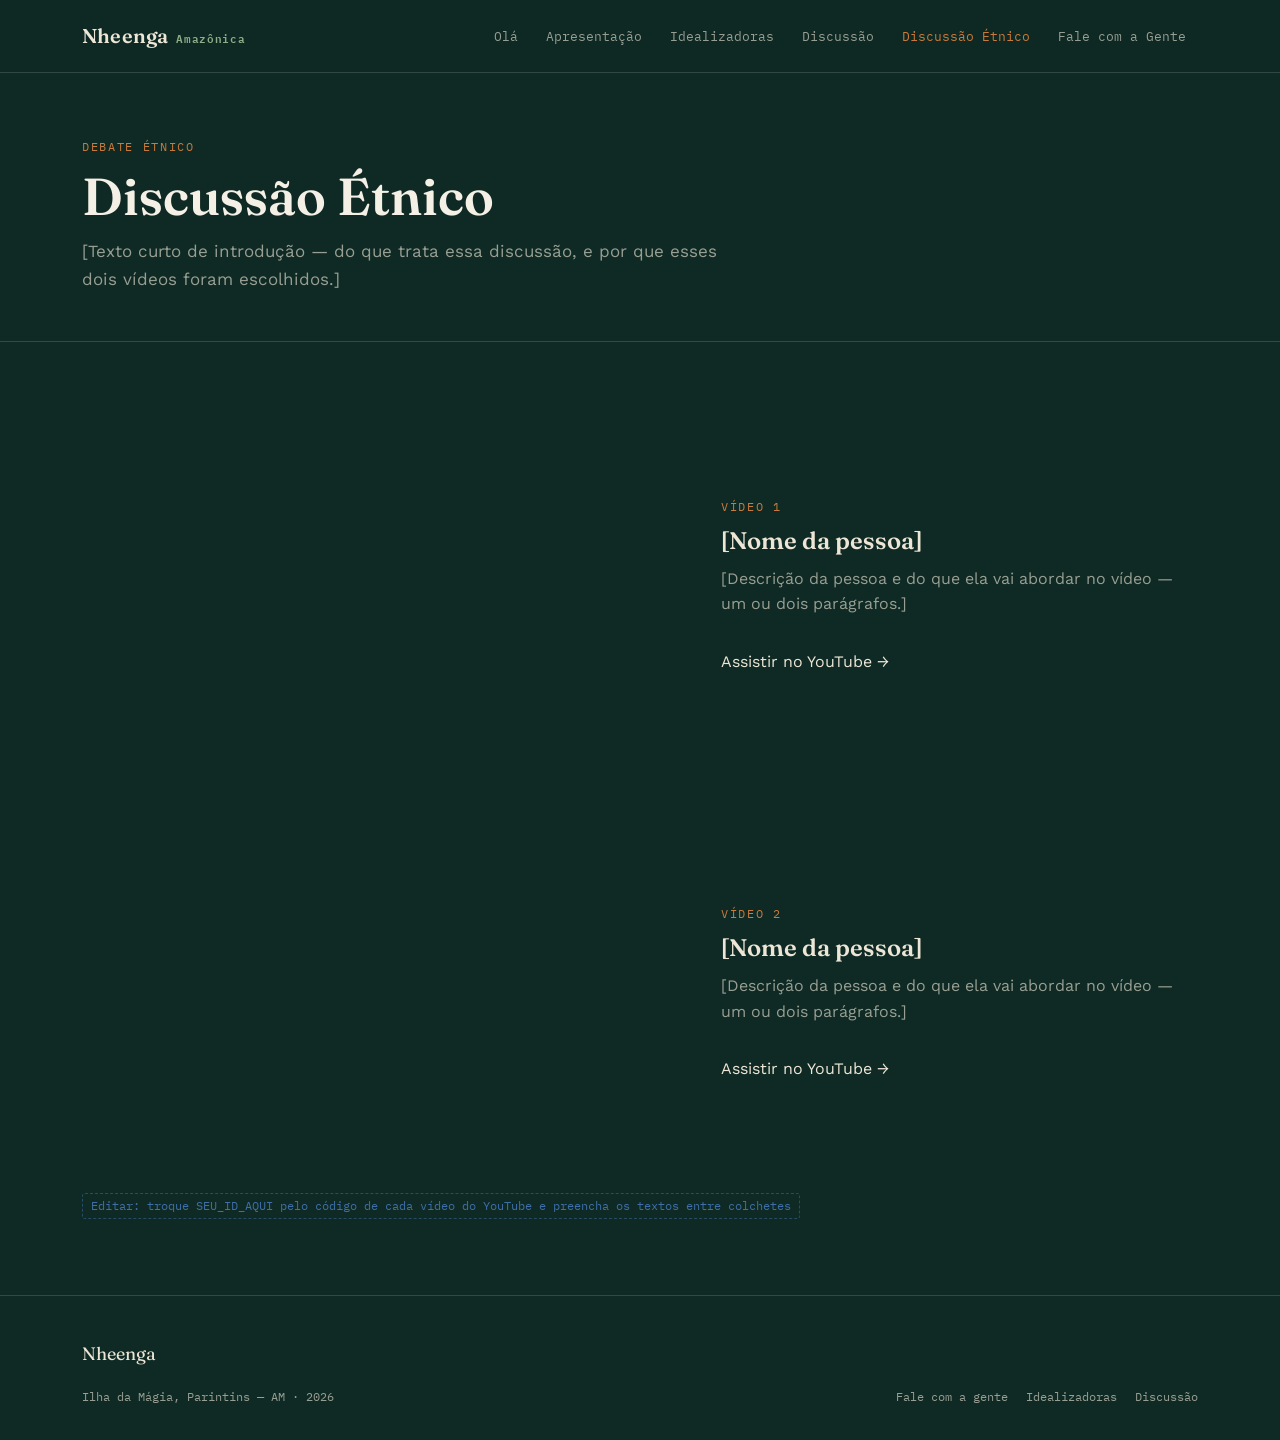
<file: discussao-etnica.html>
<!DOCTYPE html>
<html lang="pt-BR">
<head>
<meta charset="UTF-8">
<meta name="viewport" content="width=device-width, initial-scale=1.0">
<title>Discussão Étnico — Nheenga</title>
<link rel="stylesheet" href="style.css">
</head>
<body>

<header class="site-header">
  <div class="nav-bar">
    <a href="index.html" class="brand">Nheenga<span class="brand-tc">Amazônica</span></a>
    <button class="nav-toggle" aria-label="Abrir menu">☰</button>
    <ul class="nav-list">
      <li><a href="index.html">Olá</a></li>
      <li><a href="apresentacao.html">Apresentação</a></li>
      <li><a href="idealizadoras.html">Idealizadoras</a></li>
      <li><a href="discussoes.html">Discussão</a></li>
      <li><a href="discussao-etnica.html" class="is-active">Discussão Étnico</a></li>
      <li><a href="contato.html">Fale com a Gente</a></li>
    </ul>
  </div>
</header>

<main>

  <section class="page-hero section-dark">
    <div class="wrap">
      <p class="eyebrow">Debate étnico</p>
      <h1>Discussão Étnico</h1>
      <p class="lede">[Texto curto de introdução — do que trata essa discussão, e por que esses dois vídeos foram escolhidos.]</p>
    </div>
  </section>

  <section class="section-dark">
    <div class="wrap">

      <div class="hero-grid" style="margin-bottom: 72px;">
        <div style="aspect-ratio:16/9;">
          <iframe src="https://www.youtube.com/embed/SEU_ID_AQUI" title="[Título do vídeo 1]" style="width:100%; height:100%; border:0; border-radius:6px;" allowfullscreen></iframe>
        </div>
        <div>
          <p class="eyebrow">Vídeo 1</p>
          <h3 style="font-family: var(--display); font-size: 24px; margin: 10px 0 12px;">[Nome da pessoa]</h3>
          <p style="color: var(--cream-dim);">[Descrição da pessoa e do que ela vai abordar no vídeo — um ou dois parágrafos.]</p>
          <a href="https://www.youtube.com/watch?v=SEU_ID_AQUI" target="_blank" class="card-link" style="display:inline-block; margin-top:16px;">Assistir no YouTube →</a>
        </div>
      </div>

      <div class="hero-grid">
        <div style="aspect-ratio:16/9;">
          <iframe src="https://www.youtube.com/embed/SEU_ID_AQUI" title="[Título do vídeo 2]" style="width:100%; height:100%; border:0; border-radius:6px;" allowfullscreen></iframe>
        </div>
        <div>
          <p class="eyebrow">Vídeo 2</p>
          <h3 style="font-family: var(--display); font-size: 24px; margin: 10px 0 12px;">[Nome da pessoa]</h3>
          <p style="color: var(--cream-dim);">[Descrição da pessoa e do que ela vai abordar no vídeo — um ou dois parágrafos.]</p>
          <a href="https://www.youtube.com/watch?v=SEU_ID_AQUI" target="_blank" class="card-link" style="display:inline-block; margin-top:16px;">Assistir no YouTube →</a>
        </div>
      </div>

      <div class="editnote" style="margin-top:32px;">Editar: troque SEU_ID_AQUI pelo código de cada vídeo do YouTube e preencha os textos entre colchetes</div>
    </div>
  </section>

</main>

<footer class="site-footer section-dark">
  <div class="wrap footer-grid">
    <div>
      <p class="footer-brand">Nheenga</p>
      <p class="footer-note">Ilha da Mágia, Parintins — AM · 2026</p>
    </div>
    <div class="footer-links">
      <a href="contato.html">Fale com a gente</a>
      <a href="idealizadoras.html">Idealizadoras</a>
      <a href="discussoes.html">Discussão</a>
    </div>
  </div>
</footer>

<script src="script.js"></script>
</body>
</html>
</file>
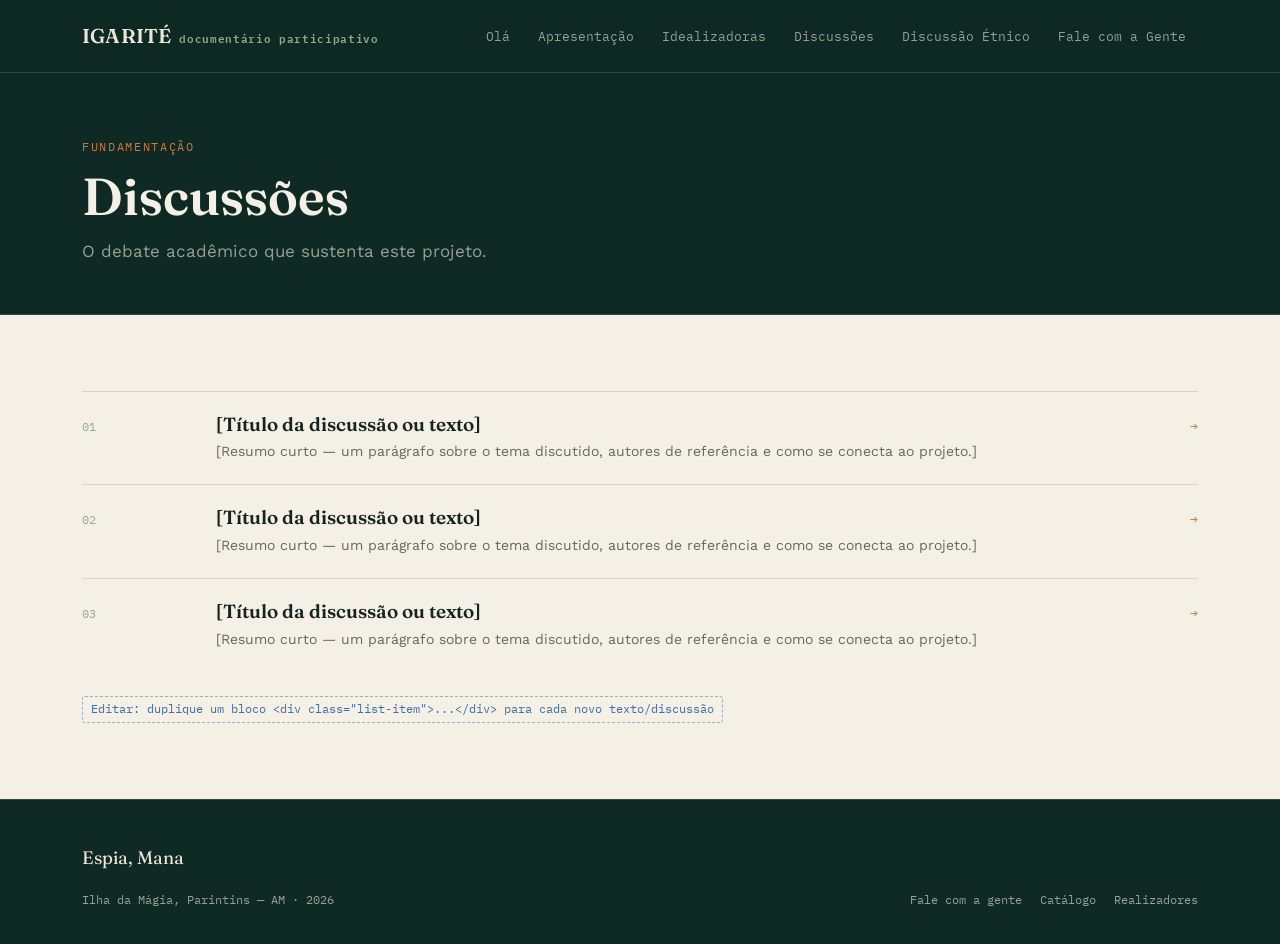
<file: discussao.html>
<!DOCTYPE html>
<html lang="pt-BR">
<head>
<meta charset="UTF-8">
<meta name="viewport" content="width=device-width, initial-scale=1.0">
<title>Discussões — IGARITÉ</title>
<link rel="stylesheet" href="style.css">
</head>
<body>

<header class="site-header">
  <div class="nav-bar">
    <a href="index.html" class="brand">IGARITÉ <span class="brand-tc">documentário participativo</span></a>
    <button class="nav-toggle" aria-label="Abrir menu">☰</button>
      <ul class="nav-list">
      <li><a href="index.html">Olá</a></li>
      <li><a href="apresentacao.html">Apresentação</a></li>
      <li><a href="idealizadoras.html">Idealizadoras</a></li>
      <li><a href="discussoes.html">Discussões</a></li>
      <li><a href="discussao-etnica.html">Discussão Étnico</a></li>
      <li><a href="contato.html">Fale com a Gente</a></li>
    </ul>
  </div>
</header>

<main>

  <section class="page-hero section-dark">
    <div class="wrap">
      <p class="eyebrow">Fundamentação</p>
      <h1>Discussões</h1>
      <p class="lede">O debate acadêmico que sustenta este projeto.</p>
    </div>
  </section>

  <section class="section-paper">
    <div class="wrap">

      <div class="list-item">
        <span class="tc">01</span>
        <div>
          <h3>[Título da discussão ou texto]</h3>
          <p>[Resumo curto — um parágrafo sobre o tema discutido, autores de referência e como se conecta ao projeto.]</p>
        </div>
        <span class="arrow">→</span>
      </div>

      <div class="list-item">
        <span class="tc">02</span>
        <div>
          <h3>[Título da discussão ou texto]</h3>
          <p>[Resumo curto — um parágrafo sobre o tema discutido, autores de referência e como se conecta ao projeto.]</p>
        </div>
        <span class="arrow">→</span>
      </div>

      <div class="list-item">
        <span class="tc">03</span>
        <div>
          <h3>[Título da discussão ou texto]</h3>
          <p>[Resumo curto — um parágrafo sobre o tema discutido, autores de referência e como se conecta ao projeto.]</p>
        </div>
        <span class="arrow">→</span>
      </div>

      <div class="editnote" style="margin-top:24px;">Editar: duplique um bloco &lt;div class="list-item"&gt;...&lt;/div&gt; para cada novo texto/discussão</div>
    </div>
  </section>

</main>

<footer class="site-footer section-dark">
  <div class="wrap footer-grid">
    <div>
      <p class="footer-brand">Espia, Mana</p>
      <p class="footer-note">Ilha da Mágia, Parintins — AM · 2026</p>
    </div>
    <div class="footer-links">
      <a href="contato.html">Fale com a gente</a>
      <a href="catalogo.html">Catálogo</a>
      <a href="realizadores.html">Realizadores</a>
    </div>
  </div>
</footer>

<script src="script.js"></script>
</body>
</html>
</file>
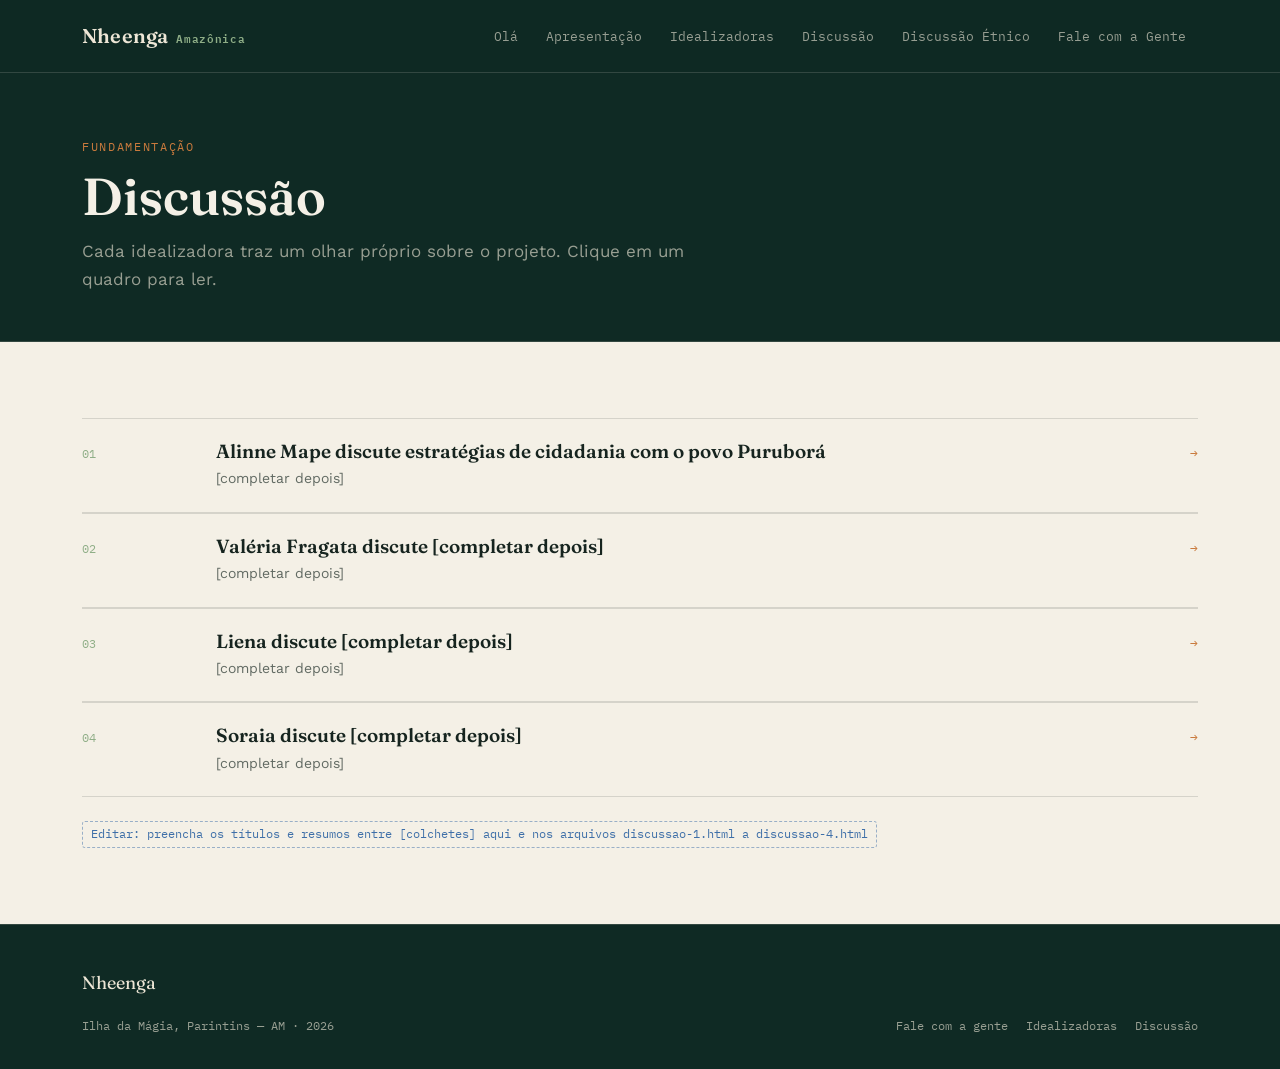
<file: discussoes.html>
<!DOCTYPE html>
<html lang="pt-BR">
<head>
<meta charset="UTF-8">
<meta name="viewport" content="width=device-width, initial-scale=1.0">
<title>Discussão — Nheenga</title>
<link rel="stylesheet" href="style.css">
</head>
<body>

<header class="site-header">
  <div class="nav-bar">
    <a href="index.html" class="brand">Nheenga<span class="brand-tc">Amazônica</span></a>
    <button class="nav-toggle" aria-label="Abrir menu">☰</button>
         <ul class="nav-list">
        <li><a href="index.html">Olá</a></li>
        <li><a href="apresentacao.html">Apresentação</a></li>
        <li><a href="idealizadoras.html">Idealizadoras</a></li>
        <li><a href="discussoes.html">Discussão</a></li>
        <li><a href="discussao-etnica.html">Discussão Étnico</a></li>
        <li><a href="contato.html">Fale com a Gente</a></li>
    </ul>
  </div>
</header>

<main>

  <section class="page-hero section-dark">
    <div class="wrap">
      <p class="eyebrow">Fundamentação</p>
      <h1>Discussão</h1>
      <p class="lede">Cada idealizadora traz um olhar próprio sobre o projeto. Clique em um quadro para ler.</p>
    </div>
  </section>

  <section class="section-paper">
    <div class="wrap">

      <a href="discussao-1.html" style="text-decoration:none; color:inherit; display:block;">
        <div class="list-item">
          <span class="tc">01</span>
          <div>
            <h3>Alinne Mape discute estratégias de cidadania com o povo Puruborá</h3>
            <p>[completar depois]</p>
          </div>
          <span class="arrow">→</span>
        </div>
      </a>

      <a href="discussao-2.html" style="text-decoration:none; color:inherit; display:block;">
        <div class="list-item">
          <span class="tc">02</span>
          <div>
            <h3>Valéria Fragata discute [completar depois]</h3>
            <p>[completar depois]</p>
          </div>
          <span class="arrow">→</span>
        </div>
      </a>

      <a href="discussao-3.html" style="text-decoration:none; color:inherit; display:block;">
        <div class="list-item">
          <span class="tc">03</span>
          <div>
            <h3>Liena discute [completar depois]</h3>
            <p>[completar depois]</p>
          </div>
          <span class="arrow">→</span>
        </div>
      </a>

      <a href="discussao-4.html" style="text-decoration:none; color:inherit; display:block;">
        <div class="list-item">
          <span class="tc">04</span>
          <div>
            <h3>Soraia discute [completar depois]</h3>
            <p>[completar depois]</p>
          </div>
          <span class="arrow">→</span>
        </div>
      </a>

      <div class="editnote" style="margin-top:24px;">Editar: preencha os títulos e resumos entre [colchetes] aqui e nos arquivos discussao-1.html a discussao-4.html</div>
    </div>
  </section>

</main>

<footer class="site-footer section-dark">
  <div class="wrap footer-grid">
    <div>
      <p class="footer-brand">Nheenga</p>
      <p class="footer-note">Ilha da Mágia, Parintins — AM · 2026</p>
    </div>
    <div class="footer-links">
      <a href="contato.html">Fale com a gente</a>
      <a href="idealizadoras.html">Idealizadoras</a>
      <a href="discussoes.html">Discussão</a>
    </div>
  </div>
</footer>

<script src="script.js"></script>
</body>
</html>
</file>
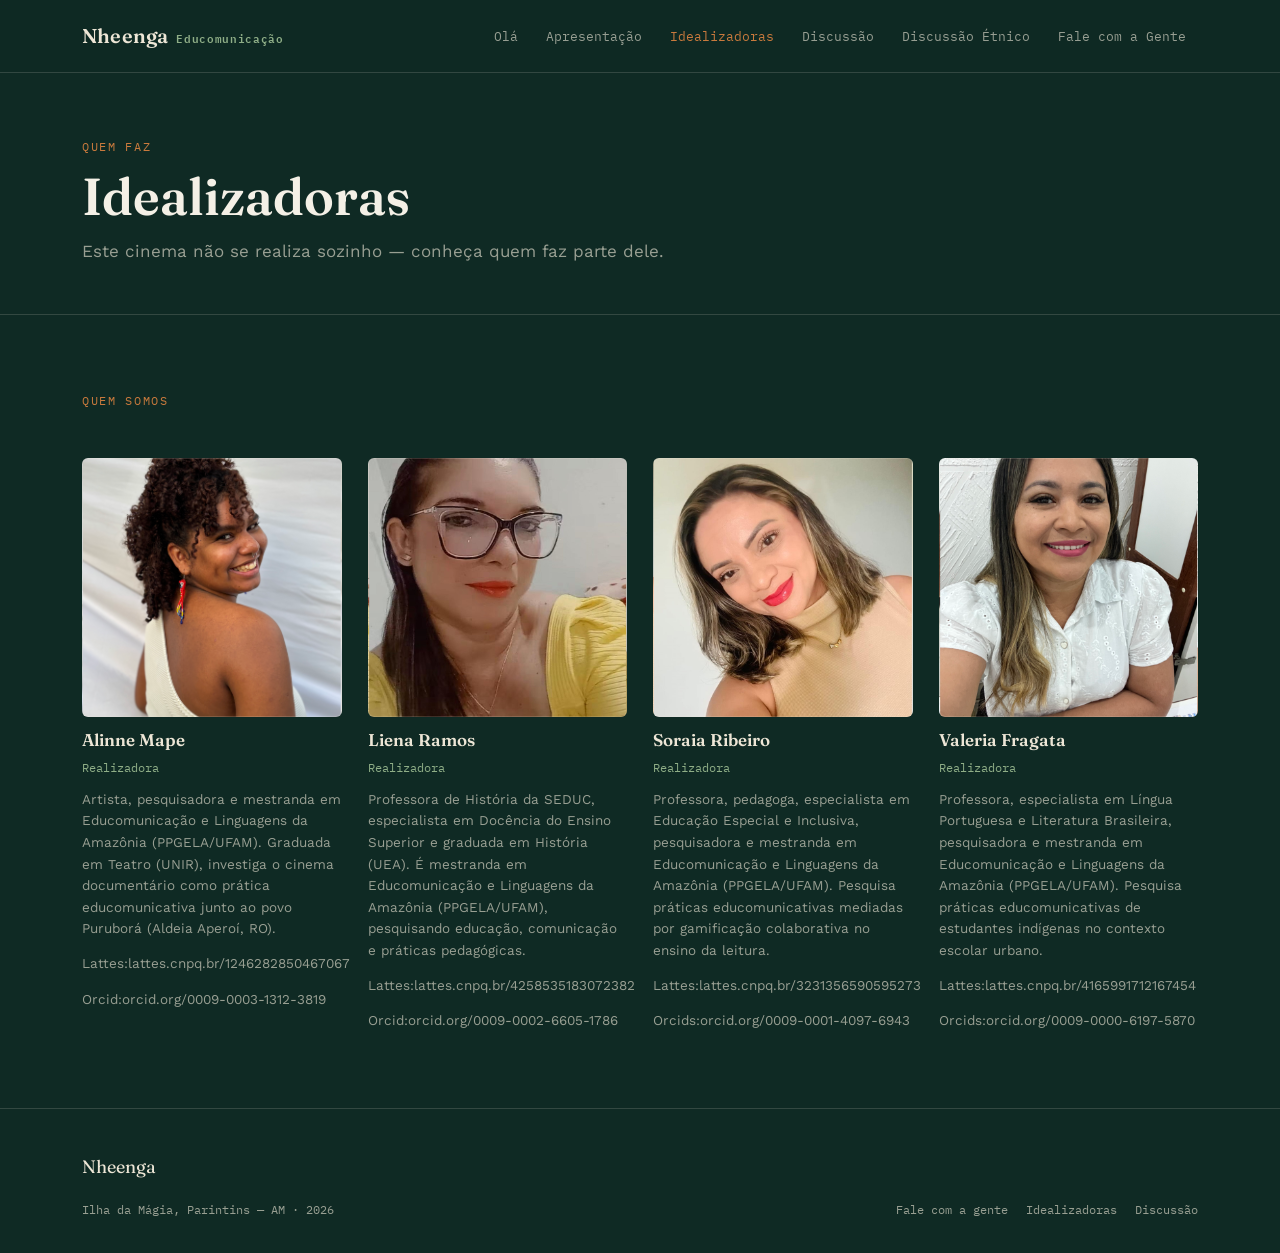
<file: idealizadoras.html>
<!DOCTYPE html>
<html lang="pt-BR">
<head>
<meta charset="UTF-8">
<meta name="viewport" content="width=device-width, initial-scale=1.0">
<title>Idealizadoras — Nheenga</title>
<link rel="stylesheet" href="style.css">
</head>
<body>

<header class="site-header">
  <div class="nav-bar">
    <a href="index.html" class="brand"> Nheenga <span class="brand-tc"> Educomunicação</span></a>
    <button class="nav-toggle" aria-label="Abrir menu">☰</button>
        <ul class="nav-list">
        <li><a href="index.html">Olá</a></li>
        <li><a href="apresentacao.html">Apresentação</a></li>
        <li><a href="idealizadoras.html" class="is-active">Idealizadoras</a></li>
        <li><a href="discussoes.html">Discussão</a></li>
        <li><a href="discussao-etnica.html">Discussão Étnico</a></li>
        <li><a href="contato.html">Fale com a Gente</a></li>
      </ul>
  </div>
</header>

<main>

  <section class="page-hero section-dark">
    <div class="wrap">
      <p class="eyebrow">Quem faz</p>
      <h1>Idealizadoras</h1>
      <p class="lede">Este cinema não se realiza sozinho — conheça quem faz parte dele.</p>
    </div>
  </section>

  <section class="section-dark">
    <div class="wrap">
      <div class="section-head">
        <p class="eyebrow">Quem somos</p>
      </div>
      <div class="people-grid">
        <div class="person">
          <div class="person-photo" style="background-image:url('imagens/realizadora-alinne-mape.jpg'); background-size:cover; background-position:center;"></div>
          <h3>Alinne Mape</h3>
          <p class="role">Realizadora</p>
          <p>Artista, pesquisadora e mestranda em Educomunicação e Linguagens da Amazônia (PPGELA/UFAM). Graduada em Teatro (UNIR), investiga o cinema documentário como prática educomunicativa junto ao povo Puruborá (Aldeia Aperoí, RO).</p>
          <p>Lattes:<a href="http://lattes.cnpq.br/1246282850467067" target="_blank">lattes.cnpq.br/1246282850467067</a></p>
          <p>Orcid:<a href="https://orcid.org/0009-0003-1312-3819" target="_blank">orcid.org/0009-0003-1312-3819</a></p>
        </div>
        <div class="person">
          <div class="person-photo" style="background-image:url('imagens/realizadora-liena-ramos.jpg'); background-size:cover; background-position:center;"></div>
          <h3>Liena Ramos</h3>
          <p class="role">Realizadora</p>
          <p>Professora de História da SEDUC, especialista em Docência do Ensino Superior e graduada em História (UEA). É mestranda em Educomunicação e Linguagens da Amazônia (PPGELA/UFAM), pesquisando educação, comunicação e práticas pedagógicas.</p>
          <p>Lattes:<a href="http://lattes.cnpq.br/4258535183072382" target="_blank">lattes.cnpq.br/4258535183072382</a></p>
          <p>Orcid:<a href="https://orcid.org/0009-0002-6605-1786" target="_blank">orcid.org/0009-0002-6605-1786</a></p>
        </div>
        <div class="person">
          <div class="person-photo" style="background-image:url('imagens/realizadora-soraia-ribeiro.jpg'); background-size:cover; background-position:center;"></div>
          <h3>Soraia Ribeiro</h3>
          <p class="role">Realizadora</p>
          <p>Professora, pedagoga, especialista em Educação Especial e Inclusiva, pesquisadora e mestranda em Educomunicação e Linguagens da Amazônia (PPGELA/UFAM). Pesquisa práticas educomunicativas mediadas por gamificação colaborativa no ensino da leitura.</p>
          <p>Lattes:<a href="http://lattes.cnpq.br/3231356590595273" target="_blank">lattes.cnpq.br/3231356590595273</a></p>
          <p>Orcids:<a href="https://orcid.org/0009-0001-4097-6943" target="_blank">orcid.org/0009-0001-4097-6943</a></p>
        </div>
        <div class="person">
          <div class="person-photo" style="background-image:url('imagens/realizadora-valeria-fragata.jpg'); background-size:cover; background-position:center;"></div>
          <h3>Valeria Fragata</h3>
          <p class="role">Realizadora</p>
          <p>Professora, especialista em Língua Portuguesa e Literatura Brasileira, pesquisadora e mestranda em Educomunicação e Linguagens da Amazônia (PPGELA/UFAM). Pesquisa práticas educomunicativas de estudantes indígenas no contexto escolar urbano.</p>
          <p>Lattes:<a href="http://lattes.cnpq.br/4165991712167454" target="_blank">lattes.cnpq.br/4165991712167454</a></p>
          <p>Orcids:<a href="https://orcid.org/0009-0000-6197-5870" target="_blank">orcid.org/0009-0000-6197-5870</a></p>
        </div>
      </div>
    </div>
  </section>

</main>

<footer class="site-footer section-dark">
  <div class="wrap footer-grid">
    <div>
      <p class="footer-brand">Nheenga</p>
      <p class="footer-note">Ilha da Mágia, Parintins — AM · 2026</p>
    </div>
    <div class="footer-links">
      <a href="contato.html">Fale com a gente</a>
      <a href="idealizadoras.html">Idealizadoras</a>
      <a href="discussoes.html">Discussão</a>
    </div>
  </div>
</footer>

<script src="script.js"></script>
</body>
</html>
</file>
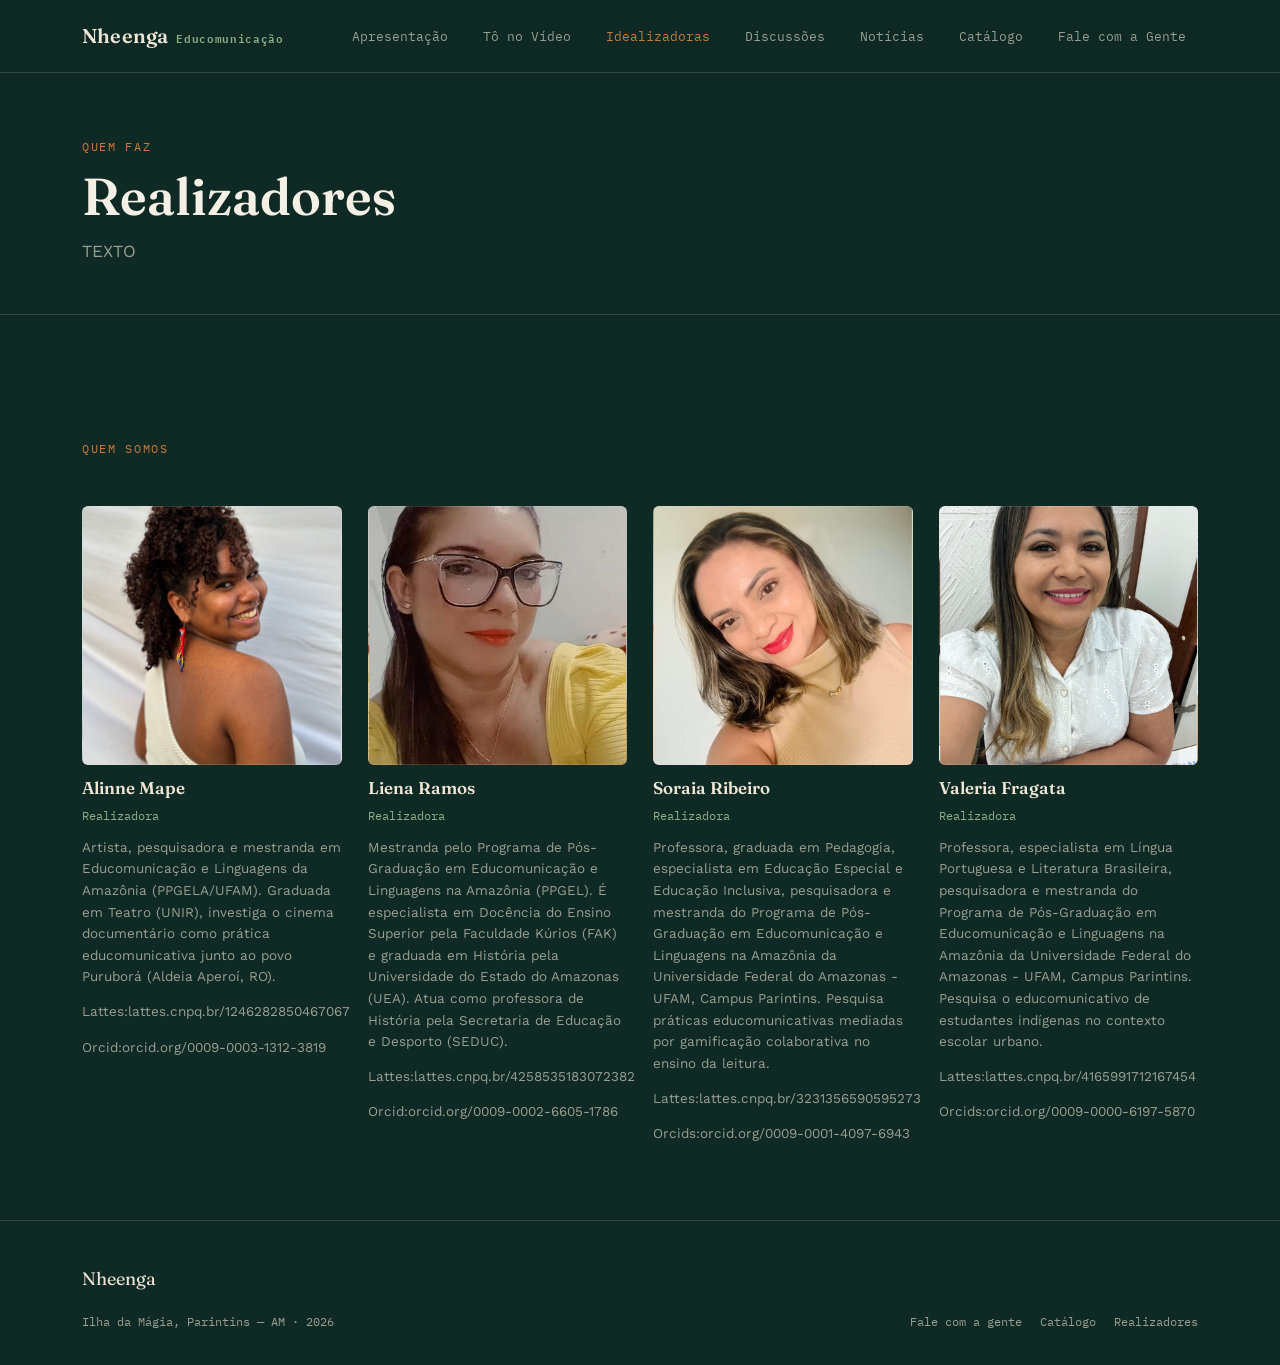
<file: realizadores.html>
<!DOCTYPE html>
<html lang="pt-BR">
<head>
<meta charset="UTF-8">
<meta name="viewport" content="width=device-width, initial-scale=1.0">
<title>Idealizadoras — Nheenga</title>
<link rel="stylesheet" href="style.css">
</head>
<body>

<header class="site-header">
  <div class="nav-bar">
    <a href="index.html" class="brand"> Nheenga <span class="brand-tc"> Educomunicação</span></a>
    <button class="nav-toggle" aria-label="Abrir menu">☰</button>
    <ul class="nav-list">
      <li><a href="realizadores.html"><span class="tc"></span> Apresentação</a></li>
      <li><a href="no-video.html"><span class="tc"></span> Tô no Vídeo</a></li>
      <li><a href="index.html" class="is-active"><span class="tc"></span> Idealizadoras</a></li>
      <li><a href="discussoes.html"><span class="tc"></span> Discussões</a></li>
      <li><a href="noticias.html"><span class="tc"></span> Notícias</a></li>
      <li><a href="catalogo.html"><span class="tc"></span> Catálogo</a></li>
      <li><a href="contato.html"><span class="tc"></span> Fale com a Gente</a></li>
    </ul>
  </div>
</header>

<main>

  <section class="page-hero section-dark">
    <div class="wrap">
      <p class="eyebrow">Quem faz</p>
      <h1>Realizadores</h1>
      <p class="lede">TEXTO</p>
    </div>
  </section>
  <section class="section-dark">
    <div class="wrap">
      <div class="section-head">
      </div>
      <div class="section-head">
        <p class="eyebrow">Quem somos</p>
      </div>
      <div class="people-grid">
        <div class="person">
          <div class="person-photo" style="background-image:url('imagens/realizadora-alinne-mape.jpg'); background-size:cover; background-position:center;"></div>
          <h3>Alinne Mape</h3>
          <p class="role">Realizadora</p>
          <p>Artista, pesquisadora e mestranda em Educomunicação e Linguagens da Amazônia (PPGELA/UFAM). Graduada em Teatro (UNIR), investiga o cinema documentário como prática educomunicativa junto ao povo Puruborá (Aldeia Aperoí, RO).</p>
          <p>Lattes:<a href="http://lattes.cnpq.br/1246282850467067" target="_blank">lattes.cnpq.br/1246282850467067</a></p>
          <p>Orcid:<a href="https://orcid.org/0009-0003-1312-3819" target="_blank">orcid.org/0009-0003-1312-3819</a></p>
        </div>
        <div class="person">
          <div class="person-photo" style="background-image:url('imagens/realizadora-liena-ramos.jpg'); background-size:cover; background-position:center;"></div>
          <h3>Liena Ramos</h3>
          <p class="role">Realizadora</p>
          <p>Mestranda pelo Programa de Pós-Graduação em Educomunicação e Linguagens na Amazônia (PPGEL). É especialista em Docência do Ensino Superior pela Faculdade Kúrios (FAK) e graduada em História pela Universidade do Estado do Amazonas (UEA). Atua como professora de História pela Secretaria de Educação e Desporto (SEDUC).</p>
          <p>Lattes:<a href="http://lattes.cnpq.br/4258535183072382" target="_blank">lattes.cnpq.br/4258535183072382</a></p>
          <p>Orcid:<a href="https://orcid.org/0009-0002-6605-1786" target="_blank">orcid.org/0009-0002-6605-1786</a></p>       
        </div>
        <div class="person">
          <div class="person-photo" style="background-image:url('imagens/realizadora-soraia-ribeiro.jpg'); background-size:cover; background-position:center;"></div>
          <h3>Soraia Ribeiro</h3>
          <p class="role">Realizadora</p>
          <p> Professora, graduada em Pedagogia, especialista em Educação Especial e Educação Inclusiva, pesquisadora e mestranda do Programa de Pós-Graduação em Educomunicação e Linguagens na Amazônia da Universidade Federal do Amazonas - UFAM, Campus Parintins. Pesquisa práticas educomunicativas mediadas por gamificação colaborativa no ensino da leitura.</p>
          <p>Lattes:<a href="http://lattes.cnpq.br/3231356590595273" target="_blank">lattes.cnpq.br/3231356590595273</a></p>
          <p>Orcids:<a href=" https://orcid.org/0009-0001-4097-6943" target="_blank">orcid.org/0009-0001-4097-6943</a></p>
        </div>
        <div class="person">
        <div class="person-photo" style="background-image:url('imagens/realizadora-valeria-fragata.jpg'); background-size:cover; background-position:center;"></div>
          <h3>Valeria Fragata</h3>
          <p class="role">Realizadora</p>
          <p>Professora, especialista em Língua Portuguesa e Literatura Brasileira, pesquisadora e mestranda do Programa de Pós-Graduação em Educomunicação e Linguagens na Amazônia da Universidade Federal do Amazonas - UFAM, Campus Parintins. Pesquisa o educomunicativo de estudantes indígenas no contexto escolar urbano.</p>
           <p>Lattes:<a href="http://lattes.cnpq.br/4165991712167454" target="_blank">lattes.cnpq.br/4165991712167454</a></p>
           <p>Orcids:<a href="https://orcid.org/0009-0000-6197-5870" target="_blank">orcid.org/0009-0000-6197-5870</a></p>
        </div>
      </div>
    </div>
  </section>

</main>

<footer class="site-footer section-dark">
  <div class="wrap footer-grid">
    <div>
      <p class="footer-brand">Nheenga</p>
      <p class="footer-note">Ilha da Mágia, Parintins — AM · 2026</p>
    </div>
    <div class="footer-links">
      <a href="contato.html">Fale com a gente</a>
      <a href="catalogo.html">Catálogo</a>
      <a href="realizadores.html">Realizadores</a>
    </div>
  </div>
</footer>

<script src="script.js"></script>
</body>
</html>
</file>
<file: style.css>
/* =========================================================
   TÔ NO VÍDEO — sistema de design
   Documentário participativo com o Povo Puruborá
   ========================================================= */

@import url('https://fonts.googleapis.com/css2?family=Fraunces:ital,opsz,wght@0,9..144,300;0,9..144,500;0,9..144,600;0,9..144,700;1,9..144,500&family=Work+Sans:wght@300;400;500;600&family=IBM+Plex+Mono:wght@400;500&display=swap');

:root {
  /* cor */
  --bg:          #0F2A24;   /* verde-noite da mata */
  --bg-soft:     #16352D;   /* verde-noite, um tom mais claro (cards) */
  --paper:       #F4F0E6;   /* bege papel-rio */
  --paper-dim:   #E9E2D0;
  --blue:        #3E6FA8;   /* azul cianotipia */
  --blue-deep:   #1B3A6B;
  --clay:        #C97A3D;   /* argila amazônica */
  --moss:        #8FAE87;   /* verde musgo */
  --ink:         #16241F;   /* texto sobre papel */
  --cream:       #EDE6D6;   /* texto sobre fundo escuro */
  --cream-dim:   rgba(237, 230, 214, 0.62);
  --line:        rgba(237, 230, 214, 0.16);
  --line-soft:   rgba(22, 36, 31, 0.14);

  /* tipografia */
  --display: 'Fraunces', serif;
  --body:    'Work Sans', sans-serif;
  --mono:    'IBM Plex Mono', monospace;

  --wrap: 1180px;
}

* { box-sizing: border-box; }
html { scroll-behavior: smooth; }

body {
  margin: 0;
  background: var(--bg);
  color: var(--cream);
  font-family: var(--body);
  font-size: 16px;
  line-height: 1.6;
  -webkit-font-smoothing: antialiased;
}

@media (prefers-reduced-motion: reduce) {
  html { scroll-behavior: auto; }
  * { animation-duration: 0.01ms !important; transition-duration: 0.01ms !important; }
}

a { color: inherit; text-decoration: none; }
img { max-width: 100%; display: block; }

h1, h2, h3, h4 {
  font-family: var(--display);
  font-weight: 600;
  line-height: 1.08;
  margin: 0;
}

p { margin: 0 0 1em; }
p:last-child { margin-bottom: 0; }

.wrap {
  max-width: var(--wrap);
  margin: 0 auto;
  padding: 0 32px;
}

:focus-visible {
  outline: 2px solid var(--clay);
  outline-offset: 3px;
}

/* ---------- eyebrow / rótulo mono ---------- */
.eyebrow {
  font-family: var(--mono);
  font-size: 12px;
  letter-spacing: 0.14em;
  text-transform: uppercase;
  color: var(--clay);
}

/* =========================================================
   NAVEGAÇÃO — cara de timecode de filme
   ========================================================= */
.site-header {
  position: sticky;
  top: 0;
  z-index: 50;
  background: rgba(15, 42, 36, 0.92);
  backdrop-filter: blur(8px);
  border-bottom: 1px solid var(--line);
}

.nav-bar {
  display: flex;
  align-items: center;
  justify-content: space-between;
  padding: 18px 32px;
  max-width: var(--wrap);
  margin: 0 auto;
}

.brand {
  font-family: var(--display);
  font-size: 20px;
  font-weight: 600;
  letter-spacing: 0.01em;
  display: flex;
  align-items: baseline;
  gap: 8px;
}

.brand .brand-tc {
  font-family: var(--mono);
  font-size: 11px;
  color: var(--moss);
  letter-spacing: 0.06em;
}

.nav-toggle {
  display: none;
  background: none;
  border: 1px solid var(--line);
  border-radius: 4px;
  color: var(--cream);
  width: 40px;
  height: 40px;
  font-size: 18px;
  cursor: pointer;
}

.nav-list {
  list-style: none;
  display: flex;
  gap: 4px;
  margin: 0;
  padding: 0;
  flex-wrap: wrap;
}

.nav-list a {
  display: flex;
  align-items: baseline;
  gap: 7px;
  font-family: var(--mono);
  font-size: 12.5px;
  padding: 8px 12px;
  border-radius: 3px;
  color: var(--cream-dim);
  transition: color 0.15s ease, background 0.15s ease;
  white-space: nowrap;
}

.nav-list a .tc {
  color: var(--moss);
  font-size: 11px;
}

.nav-list a:hover,
.nav-list a:focus-visible {
  color: var(--paper);
  background: rgba(237, 230, 214, 0.06);
}

.nav-list a.is-active {
  color: var(--clay);
}
.nav-list a.is-active .tc { color: var(--clay); }

@media (max-width: 880px) {
  .nav-toggle { display: block; }
  .nav-list {
    display: none;
    position: absolute;
    top: 100%;
    left: 0;
    right: 0;
    flex-direction: column;
    background: var(--bg);
    border-bottom: 1px solid var(--line);
    padding: 8px 16px 20px;
  }
  .nav-list.is-open { display: flex; }
  .nav-list a { padding: 12px 8px; border-bottom: 1px solid var(--line); border-radius: 0; }
}

/* =========================================================
   RIO — divisor ondulado (assinatura visual, use com moderação)
   ========================================================= */
.river-divider {
  display: block;
  width: 100%;
  height: 28px;
  margin: 0;
}
.river-divider path { stroke: var(--line); }
.river-divider.on-paper path { stroke: var(--line-soft); }

/* =========================================================
   HERO
   ========================================================= */
.hero {
  padding: 88px 0 72px;
  position: relative;
  overflow: hidden;
}

.hero-grid {
  display: grid;
  grid-template-columns: 1.1fr 0.9fr;
  gap: 56px;
  align-items: center;
}

.hero-eyebrow {
  margin-bottom: 18px;
}

.hero h1 {
  font-size: clamp(40px, 6vw, 68px);
  color: var(--paper);
}

.hero h1 em {
  font-style: italic;
  color: var(--clay);
}

.hero-sub {
  margin-top: 22px;
  font-size: 18px;
  color: var(--cream-dim);
  max-width: 46ch;
}

.hero-actions {
  margin-top: 34px;
  display: flex;
  gap: 14px;
  flex-wrap: wrap;
}

.hero-frame {
  aspect-ratio: 4 / 5;
  border: 1px solid var(--line);
  border-radius: 6px;
  background:
    linear-gradient(160deg, rgba(62,111,168,0.28), rgba(201,122,61,0.12)),
    var(--bg-soft);
  position: relative;
  display: flex;
  align-items: center;
  justify-content: center;
}

.hero-frame::before {
  content: "";
  position: absolute;
  inset: 14px;
  border: 1px solid var(--line);
  border-radius: 4px;
}

.hero-frame-tc {
  font-family: var(--mono);
  font-size: 12px;
  color: var(--moss);
  position: absolute;
  bottom: 26px;
  left: 30px;
}

.hero-frame-play {
  width: 66px;
  height: 66px;
  border-radius: 50%;
  border: 1px solid var(--cream-dim);
  display: flex;
  align-items: center;
  justify-content: center;
  color: var(--paper);
}

/* =========================================================
   BOTÕES
   ========================================================= */
.btn {
  display: inline-flex;
  align-items: center;
  gap: 8px;
  font-family: var(--mono);
  font-size: 13px;
  letter-spacing: 0.04em;
  padding: 13px 22px;
  border-radius: 3px;
  border: 1px solid transparent;
  cursor: pointer;
  transition: transform 0.15s ease, background 0.15s ease, border-color 0.15s ease;
}
.btn:hover { transform: translateY(-1px); }

.btn-primary {
  background: var(--clay);
  color: #1A1006;
}
.btn-primary:hover { background: #DB8B4C; }

.btn-ghost {
  border-color: var(--line);
  color: var(--cream);
}
.btn-ghost:hover { border-color: var(--cream-dim); background: rgba(237,230,214,0.05); }

.btn-dark {
  border-color: var(--line-soft);
  color: var(--ink);
}
.btn-dark:hover { background: rgba(22,36,31,0.06); }

/* =========================================================
   SEÇÕES
   ========================================================= */
section { padding: 76px 0; }

.section-dark { background: var(--bg); }
.section-paper { background: var(--paper); color: var(--ink); }
.section-soft { background: var(--bg-soft); }

.section-head {
  max-width: 640px;
  margin-bottom: 48px;
}

.section-head h2 {
  font-size: clamp(28px, 3.4vw, 42px);
  margin-top: 12px;
}

.section-paper .eyebrow { color: var(--blue-deep); }
.section-paper .cream-dim-text,
.section-paper .lede { color: rgba(22,36,31,0.68); }

.lede {
  font-size: 17px;
  color: var(--cream-dim);
  margin-top: 14px;
}

/* =========================================================
   GRID DE CARDS (catálogo, notícias, mídia)
   ========================================================= */
.grid {
  display: grid;
  grid-template-columns: repeat(auto-fill, minmax(280px, 1fr));
  gap: 26px;
}

.card {
  border: 1px solid var(--line);
  border-radius: 6px;
  background: var(--bg-soft);
  overflow: hidden;
  display: flex;
  flex-direction: column;
  transition: border-color 0.15s ease, transform 0.15s ease;
}
.card:hover { border-color: var(--cream-dim); transform: translateY(-2px); }

.section-paper .card {
  background: #fff;
  border-color: var(--line-soft);
}
.section-paper .card:hover { border-color: var(--ink); }

.card-media {
  aspect-ratio: 16 / 10;
  background: linear-gradient(150deg, rgba(62,111,168,0.35), rgba(201,122,61,0.18));
  position: relative;
  display: flex;
  align-items: flex-end;
  padding: 14px;
}

.card-media .tc {
  font-family: var(--mono);
  font-size: 11px;
  color: var(--cream);
  background: rgba(15,42,36,0.55);
  padding: 3px 7px;
  border-radius: 3px;
}

.card-body { padding: 20px 22px 24px; flex: 1; display: flex; flex-direction: column; }

.card-body .eyebrow { margin-bottom: 8px; }

.card-body h3 {
  font-size: 19px;
  margin-bottom: 10px;
}

.card-body p {
  font-size: 14.5px;
  color: var(--cream-dim);
  flex: 1;
}

.section-paper .card-body p { color: rgba(22,36,31,0.68); }

.card-body .card-link {
  margin-top: 16px;
  font-family: var(--mono);
  font-size: 12px;
  color: var(--clay);
  display: inline-flex;
  align-items: center;
  gap: 6px;
}

/* =========================================================
   REALIZADORES — cartões de pessoa
   ========================================================= */
.people-grid {
  display: grid;
  grid-template-columns: repeat(auto-fill, minmax(220px, 1fr));
  gap: 30px 26px;
}

.person {
  text-align: left;
}

.person-photo {
  aspect-ratio: 1;
  border-radius: 6px;
  background: linear-gradient(150deg, rgba(62,111,168,0.4), rgba(143,174,135,0.22));
  border: 1px solid var(--line);
  margin-bottom: 14px;
}

.person h3 { font-size: 17px; margin-bottom: 3px; }
.person .role { font-family: var(--mono); font-size: 12px; color: var(--moss); }
.person p { font-size: 13.5px; color: var(--cream-dim); margin-top: 8px; }

/* =========================================================
   LISTA (discussões / notícias em lista)
   ========================================================= */
.list-item {
  display: grid;
  grid-template-columns: 110px 1fr auto;
  gap: 24px;
  align-items: baseline;
  padding: 22px 0;
  border-top: 1px solid var(--line);
}
.list-item:last-child { border-bottom: 1px solid var(--line); }

.section-paper .list-item { border-color: var(--line-soft); }

.list-item .tc { font-family: var(--mono); font-size: 12px; color: var(--moss); }
.list-item h3 { font-size: 19px; margin-bottom: 6px; }
.list-item p { font-size: 14px; color: var(--cream-dim); }
.section-paper .list-item p { color: rgba(22,36,31,0.66); }
.list-item .arrow { font-family: var(--mono); font-size: 13px; color: var(--clay); }

@media (max-width: 640px) {
  .list-item { grid-template-columns: 1fr; gap: 8px; }
}

/* =========================================================
   FORMULÁRIO DE CONTATO
   ========================================================= */
.form-grid {
  display: grid;
  grid-template-columns: 1fr 1fr;
  gap: 40px 56px;
  align-items: start;
}

.field { margin-bottom: 20px; }

.field label {
  display: block;
  font-family: var(--mono);
  font-size: 12px;
  letter-spacing: 0.04em;
  color: var(--moss);
  margin-bottom: 8px;
}

.field input,
.field textarea {
  width: 100%;
  background: transparent;
  border: none;
  border-bottom: 1px solid var(--line);
  color: var(--cream);
  font-family: var(--body);
  font-size: 15px;
  padding: 10px 2px;
  resize: vertical;
}

.field input:focus,
.field textarea:focus {
  outline: none;
  border-bottom-color: var(--clay);
}

.contact-list { list-style: none; margin: 0; padding: 0; }
.contact-list li {
  padding: 16px 0;
  border-top: 1px solid var(--line);
  display: flex;
  gap: 16px;
  align-items: baseline;
}
.contact-list li:last-child { border-bottom: 1px solid var(--line); }
.contact-list .tc { font-family: var(--mono); font-size: 12px; color: var(--moss); width: 90px; flex-shrink: 0; }

@media (max-width: 780px) {
  .form-grid, .hero-grid { grid-template-columns: 1fr; }
}

/* =========================================================
   RODAPÉ
   ========================================================= */
.site-footer {
  border-top: 1px solid var(--line);
  padding: 44px 0 34px;
}

.footer-grid {
  display: flex;
  justify-content: space-between;
  align-items: flex-end;
  flex-wrap: wrap;
  gap: 24px;
}

.footer-brand { font-family: var(--display); font-size: 18px; }
.footer-note { font-family: var(--mono); font-size: 12px; color: var(--cream-dim); margin-top: 6px; }

.footer-links { display: flex; gap: 18px; flex-wrap: wrap; }
.footer-links a { font-family: var(--mono); font-size: 12px; color: var(--cream-dim); }
.footer-links a:hover { color: var(--paper); }

/* =========================================================
   PÁGINA INTERNA — cabeçalho simples de página
   ========================================================= */
.page-hero {
  padding: 64px 0 48px;
  border-bottom: 1px solid var(--line);
}
.page-hero h1 { font-size: clamp(34px, 5vw, 52px); color: var(--paper); margin-top: 12px; }
.page-hero .lede { max-width: 60ch; }

/* placeholder de edição — remova este estilo/comentários depois de preencher */
.editnote {
  font-family: var(--mono);
  font-size: 11.5px;
  color: var(--blue);
  border: 1px dashed rgba(62,111,168,0.5);
  padding: 3px 8px;
  border-radius: 3px;
  display: inline-block;
  margin-top: 8px;
}
</file>
